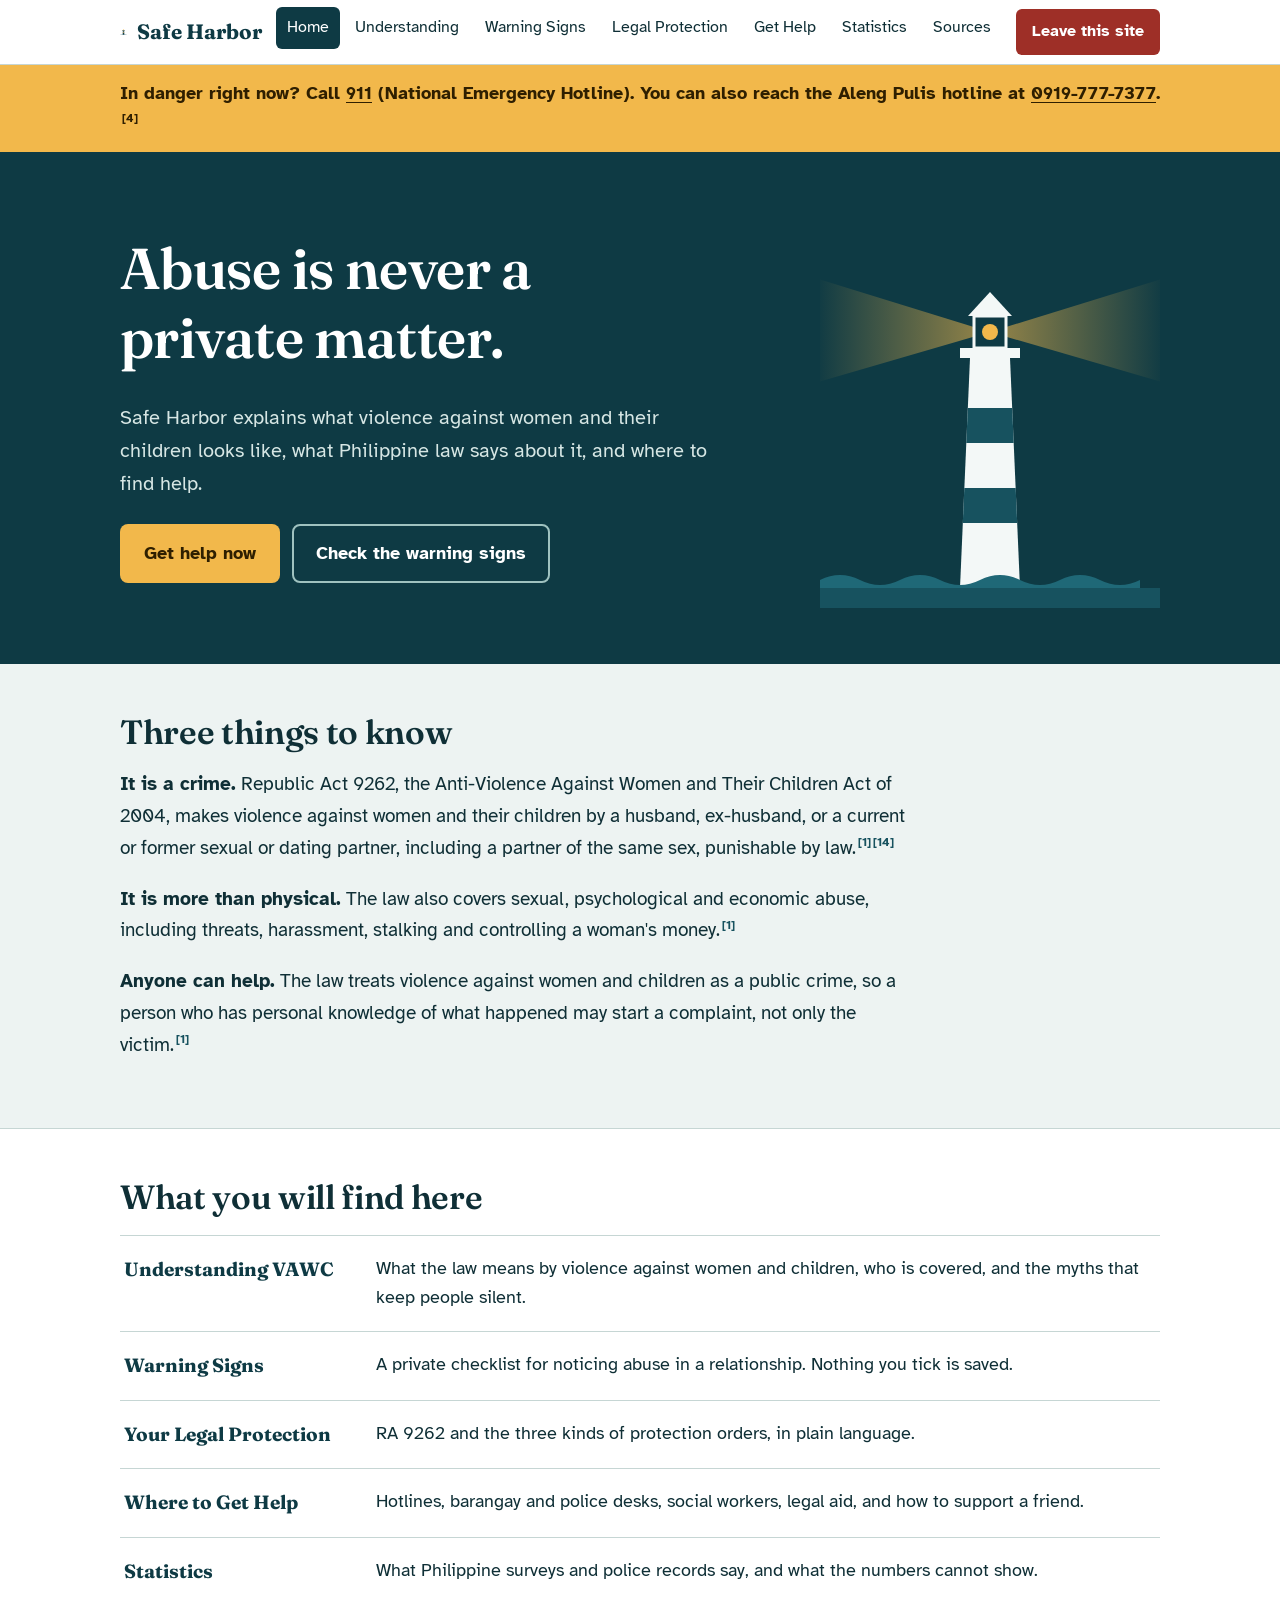
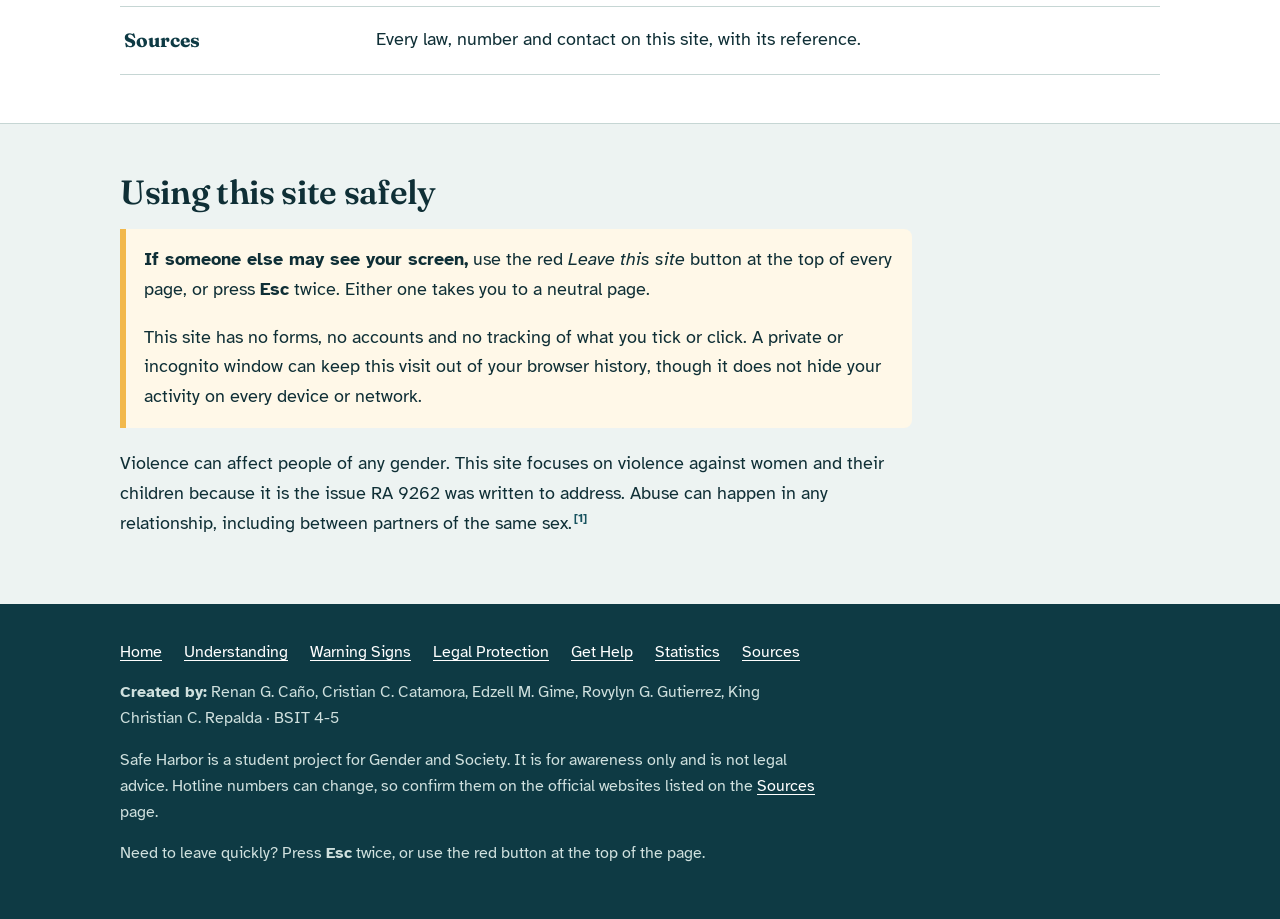
<file: index.html>
<!DOCTYPE html>
<html lang="en">
<head>
<meta charset="utf-8">
<meta name="viewport" content="width=device-width, initial-scale=1">
<title>Home | Safe Harbor</title>
<meta name="description" content="Safe Harbor is an awareness site about violence against women and their children (VAWC) in the Philippines: warning signs, RA 9262, and where to get help.">
<meta name="theme-color" content="#0e3a44">
<meta name="robots" content="noindex">
<script>document.documentElement.className += " js";</script>
<link rel="icon" href="images/favicon.svg" type="image/svg+xml">
<link rel="preconnect" href="https://fonts.googleapis.com">
<link rel="preconnect" href="https://fonts.gstatic.com" crossorigin>
<link href="https://fonts.googleapis.com/css2?family=Atkinson+Hyperlegible:ital,wght@0,400;0,700;1,400&family=Fraunces:opsz,wght@9..144,600;9..144,700&display=swap" rel="stylesheet">
<link rel="stylesheet" href="css/style.css">
</head>
<body>
<a class="skip-link" href="#main">Skip to main content</a>
<header class="site-header">
  <div class="wrap header-row">
    <a class="brand" href="index.html"><svg viewBox="0 0 32 32" aria-hidden="true" focusable="false"><polygon points="12,28 20,28 19,12 13,12" fill="#0e3a44"/><rect x="11" y="8" width="10" height="4" fill="#0e3a44"/><polygon points="12,8 20,8 16,3" fill="#f2b84b"/><rect x="13.5" y="16" width="5" height="3" fill="#f2b84b"/><rect x="2" y="28" width="28" height="2" rx="1" fill="#17525f"/></svg><span>Safe Harbor</span></a>
    <nav class="site-nav" id="site-nav" aria-label="Main">
      <ul>
<li><a href="index.html" aria-current="page">Home</a></li>
<li><a href="understanding.html">Understanding</a></li>
<li><a href="warning-signs.html">Warning Signs</a></li>
<li><a href="legal-protection.html">Legal Protection</a></li>
<li><a href="get-help.html">Get Help</a></li>
<li><a href="statistics.html">Statistics</a></li>
<li><a href="sources.html">Sources</a></li>
      </ul>
    </nav>
    <button class="leave-btn" type="button" data-leave title="Leaves this site right away. Shortcut: press Esc twice.">Leave this site</button>
    <button class="menu-btn" type="button" id="menu-btn" aria-expanded="false" aria-controls="site-nav">Menu</button>
  </div>
</header>
<div class="emergency"><div class="wrap">In danger right now? Call <a href="tel:911">911</a> (National Emergency Hotline). You can also reach the Aleng Pulis hotline at <a href="tel:+639197777377">0919-777-7377</a>.<a class="ref" href="sources.html#s4" aria-label="Source 4">[4]</a></div></div>
<section class="hero">
  <div class="wrap">
    <div>
      <h1>Abuse is never a private matter.</h1>
      <p class="lede">Safe Harbor explains what violence against women and their children looks like, what Philippine law says about it, and where to find help.</p>
      <div class="btn-row">
        <a class="btn btn-lamp" href="get-help.html">Get help now</a>
        <a class="btn btn-ghost" href="warning-signs.html">Check the warning signs</a>
      </div>
    </div>
    <div class="hero-art"><svg viewBox="0 0 340 400" role="img" aria-label="A lighthouse with a soft beam of light over calm water">
  <defs>
    <linearGradient id="beamR" x1="0" x2="1" y1="0" y2="0">
      <stop offset="0" stop-color="#f2b84b" stop-opacity="0.6"/><stop offset="1" stop-color="#f2b84b" stop-opacity="0"/>
    </linearGradient>
    <linearGradient id="beamL" x1="1" x2="0" y1="0" y2="0">
      <stop offset="0" stop-color="#f2b84b" stop-opacity="0.6"/><stop offset="1" stop-color="#f2b84b" stop-opacity="0"/>
    </linearGradient>
  </defs>
  <g class="beam">
    <polygon points="170,124 345,70 345,175" fill="url(#beamR)"/>
    <polygon points="170,124 -5,70 -5,175" fill="url(#beamL)"/>
  </g>
  <polygon points="140,380 200,380 190,150 150,150" fill="#f3f8f7"/>
  <polygon points="147.8,200 192.2,200 193.7,235 146.3,235" fill="#17525f"/>
  <polygon points="144.3,280 195.7,280 197.2,315 142.8,315" fill="#17525f"/>
  <rect x="140" y="140" width="60" height="10" fill="#f3f8f7"/>
  <rect x="154" y="108" width="32" height="32" fill="#0e3a44" stroke="#f3f8f7" stroke-width="3"/>
  <circle cx="170" cy="124" r="8" fill="#f2b84b"/>
  <polygon points="148,108 192,108 170,84" fill="#f3f8f7"/>
  <rect x="0" y="380" width="340" height="20" fill="#17525f"/>
  <path d="M0 372 q20 -10 40 0 t40 0 t40 0 t40 0 t40 0 t40 0 t40 0 t40 0 V380 H0Z" fill="#1f6877"/>
</svg></div>
  </div>
</section>
<main id="main">

<section class="block">
  <div class="wrap">
    <h2>Three things to know</h2>
    <div class="prose">
      <p class="lead"><strong>It is a crime.</strong> Republic Act 9262, the Anti-Violence Against Women and Their Children Act of 2004, makes violence against women and their children by a husband, ex-husband, or a current or former sexual or dating partner, including a partner of the same sex, punishable by law.<a class="ref" href="sources.html#s1" aria-label="Source 1">[1]</a><a class="ref" href="sources.html#s14" aria-label="Source 14">[14]</a></p>
      <p class="lead"><strong>It is more than physical.</strong> The law also covers sexual, psychological and economic abuse, including threats, harassment, stalking and controlling a woman's money.<a class="ref" href="sources.html#s1" aria-label="Source 1">[1]</a></p>
      <p class="lead"><strong>Anyone can help.</strong> The law treats violence against women and children as a public crime, so a person who has personal knowledge of what happened may start a complaint, not only the victim.<a class="ref" href="sources.html#s1" aria-label="Source 1">[1]</a></p>
    </div>
  </div>
</section>

<section class="block tint">
  <div class="wrap">
    <h2>What you will find here</h2>
    <ul class="page-index">
      <li><a href="understanding.html"><strong>Understanding VAWC</strong><span>What the law means by violence against women and children, who is covered, and the myths that keep people silent.</span></a></li>
      <li><a href="warning-signs.html"><strong>Warning Signs</strong><span>A private checklist for noticing abuse in a relationship. Nothing you tick is saved.</span></a></li>
      <li><a href="legal-protection.html"><strong>Your Legal Protection</strong><span>RA 9262 and the three kinds of protection orders, in plain language.</span></a></li>
      <li><a href="get-help.html"><strong>Where to Get Help</strong><span>Hotlines, barangay and police desks, social workers, legal aid, and how to support a friend.</span></a></li>
      <li><a href="statistics.html"><strong>Statistics</strong><span>What Philippine surveys and police records say, and what the numbers cannot show.</span></a></li>
      <li><a href="sources.html"><strong>Sources</strong><span>Every law, number and contact on this site, with its reference.</span></a></li>
    </ul>
  </div>
</section>

<section class="block">
  <div class="wrap">
    <h2>Using this site safely</h2>
    <div class="prose">
      <div class="note">
        <p><strong>If someone else may see your screen,</strong> use the red <em>Leave this site</em> button at the top of every page, or press <strong>Esc</strong> twice. Either one takes you to a neutral page.</p>
        <p>This site has no forms, no accounts and no tracking of what you tick or click. A private or incognito window can keep this visit out of your browser history, though it does not hide your activity on every device or network.</p>
      </div>
      <p>Violence can affect people of any gender. This site focuses on violence against women and their children because it is the issue RA 9262 was written to address. Abuse can happen in any relationship, including between partners of the same sex.<a class="ref" href="sources.html#s1" aria-label="Source 1">[1]</a></p>
    </div>
  </div>
</section>

</main>
<footer class="site-footer">
  <div class="wrap">
    <div class="foot-row">
      <a href="index.html">Home</a>
      <a href="understanding.html">Understanding</a>
      <a href="warning-signs.html">Warning Signs</a>
      <a href="legal-protection.html">Legal Protection</a>
      <a href="get-help.html">Get Help</a>
      <a href="statistics.html">Statistics</a>
      <a href="sources.html">Sources</a>
    </div>
    <p class="credits"><strong>Created by:</strong> Renan G. Caño, Cristian C. Catamora, Edzell M. Gime, Rovylyn G. Gutierrez, King Christian C. Repalda &middot; BSIT 4-5</p>
    <p>Safe Harbor is a student project for Gender and Society. It is for awareness only and is not legal advice. Hotline numbers can change, so confirm them on the official websites listed on the <a href="sources.html">Sources</a> page.</p>
    <p>Need to leave quickly? Press <strong>Esc</strong> twice, or use the red button at the top of the page.</p>
  </div>
</footer>
<script src="js/main.js"></script>
</body>
</html>
</file>
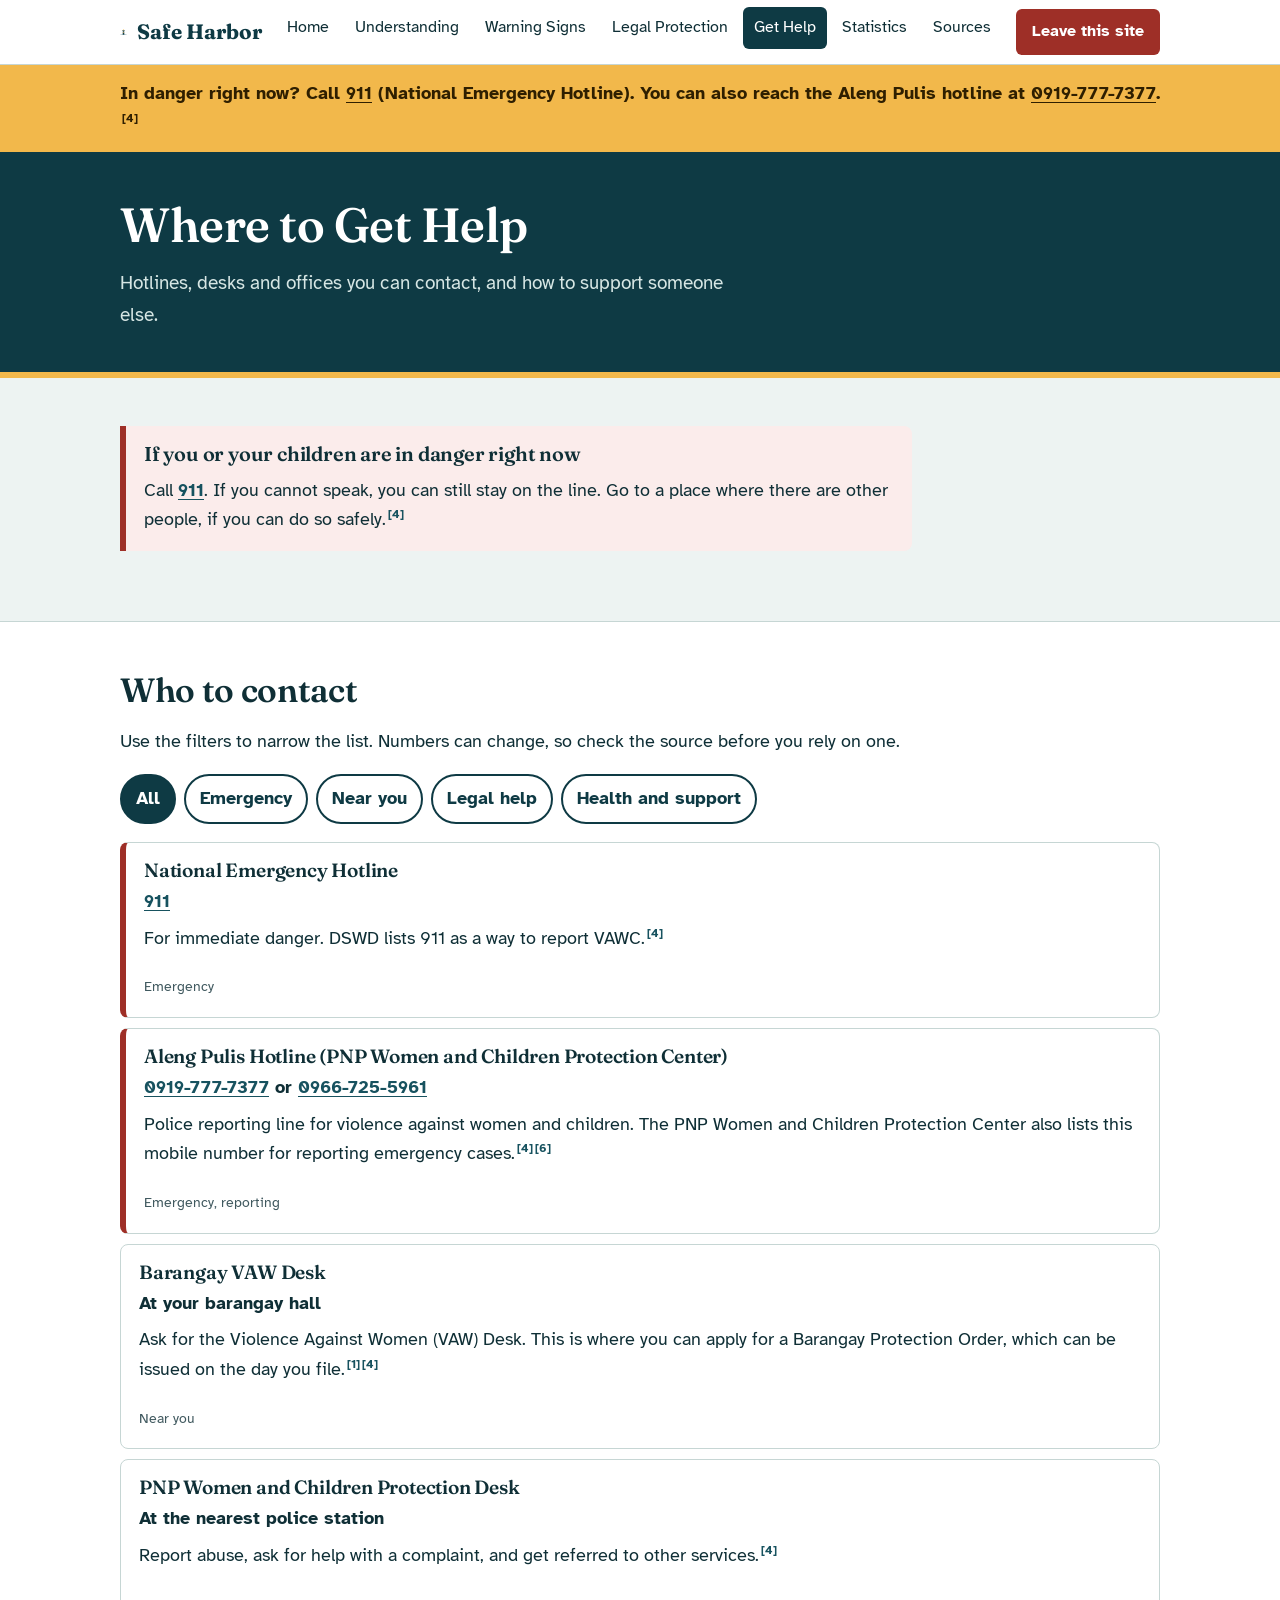
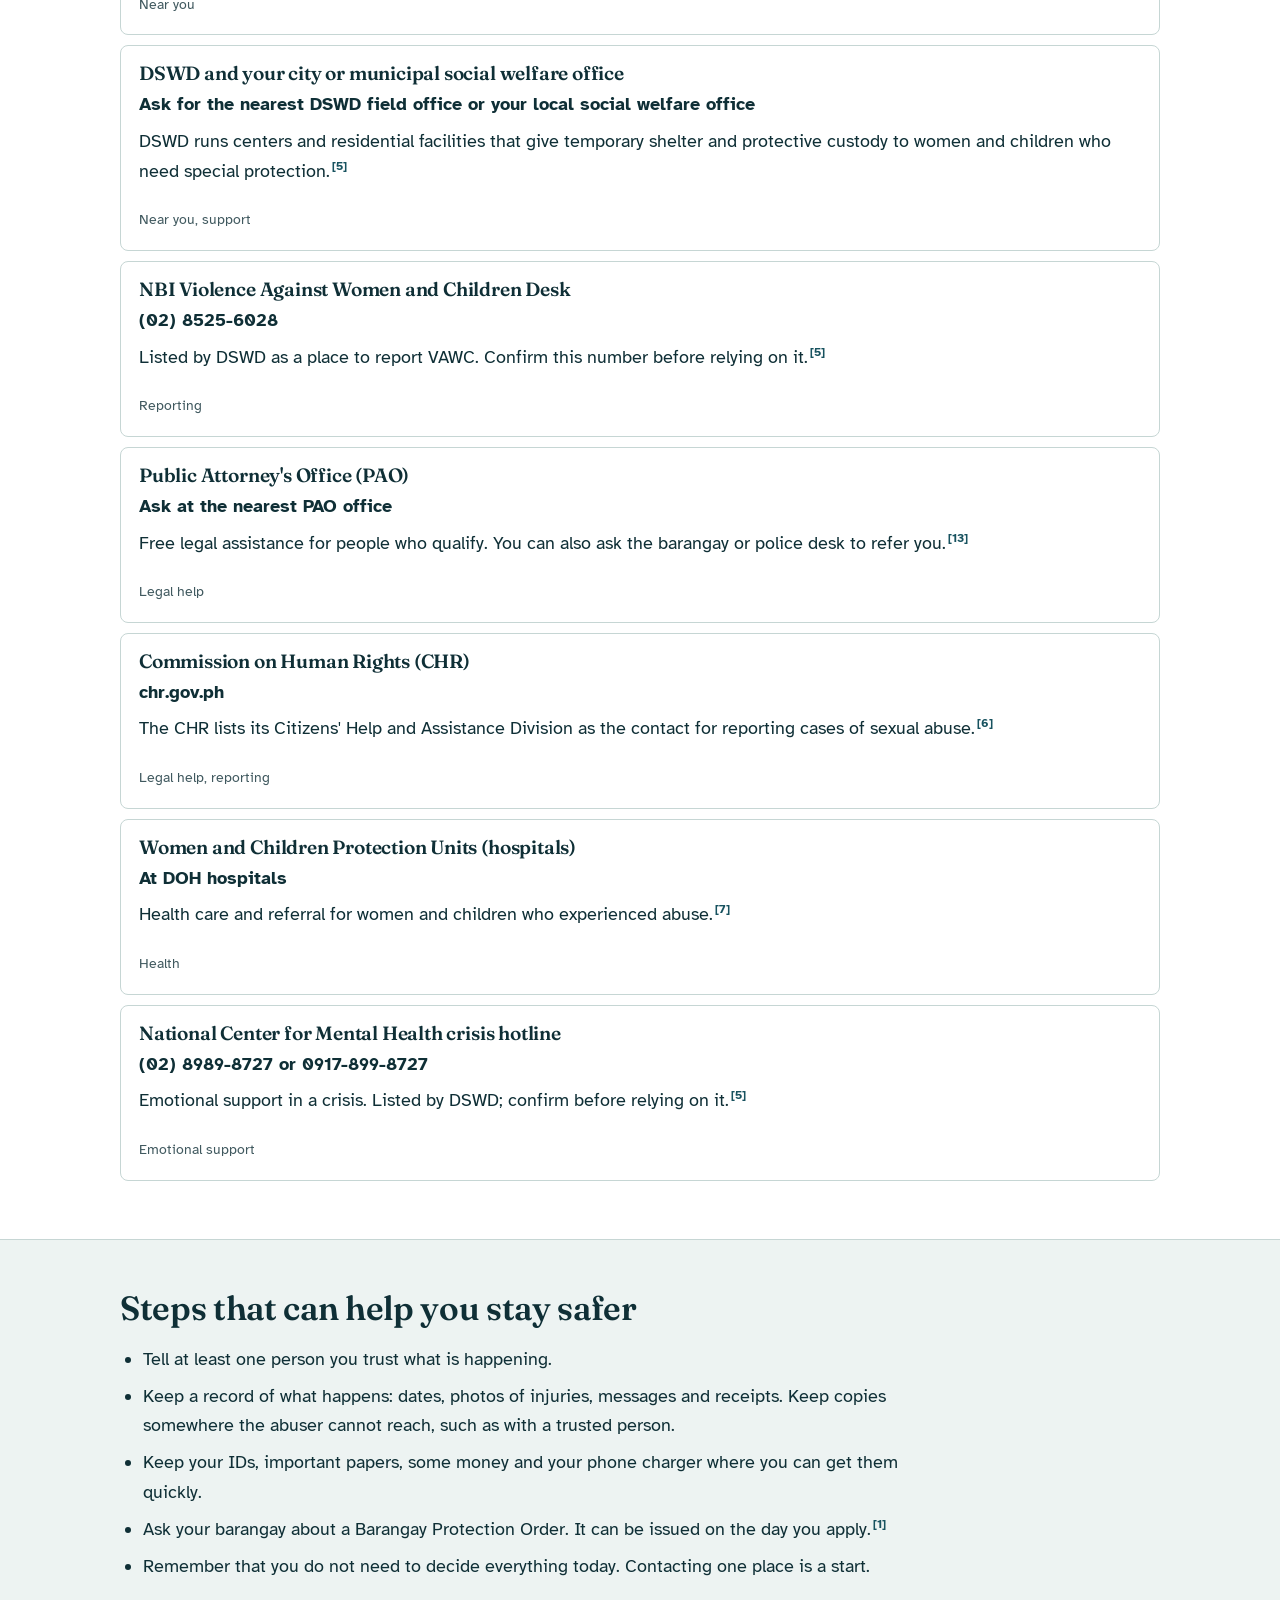
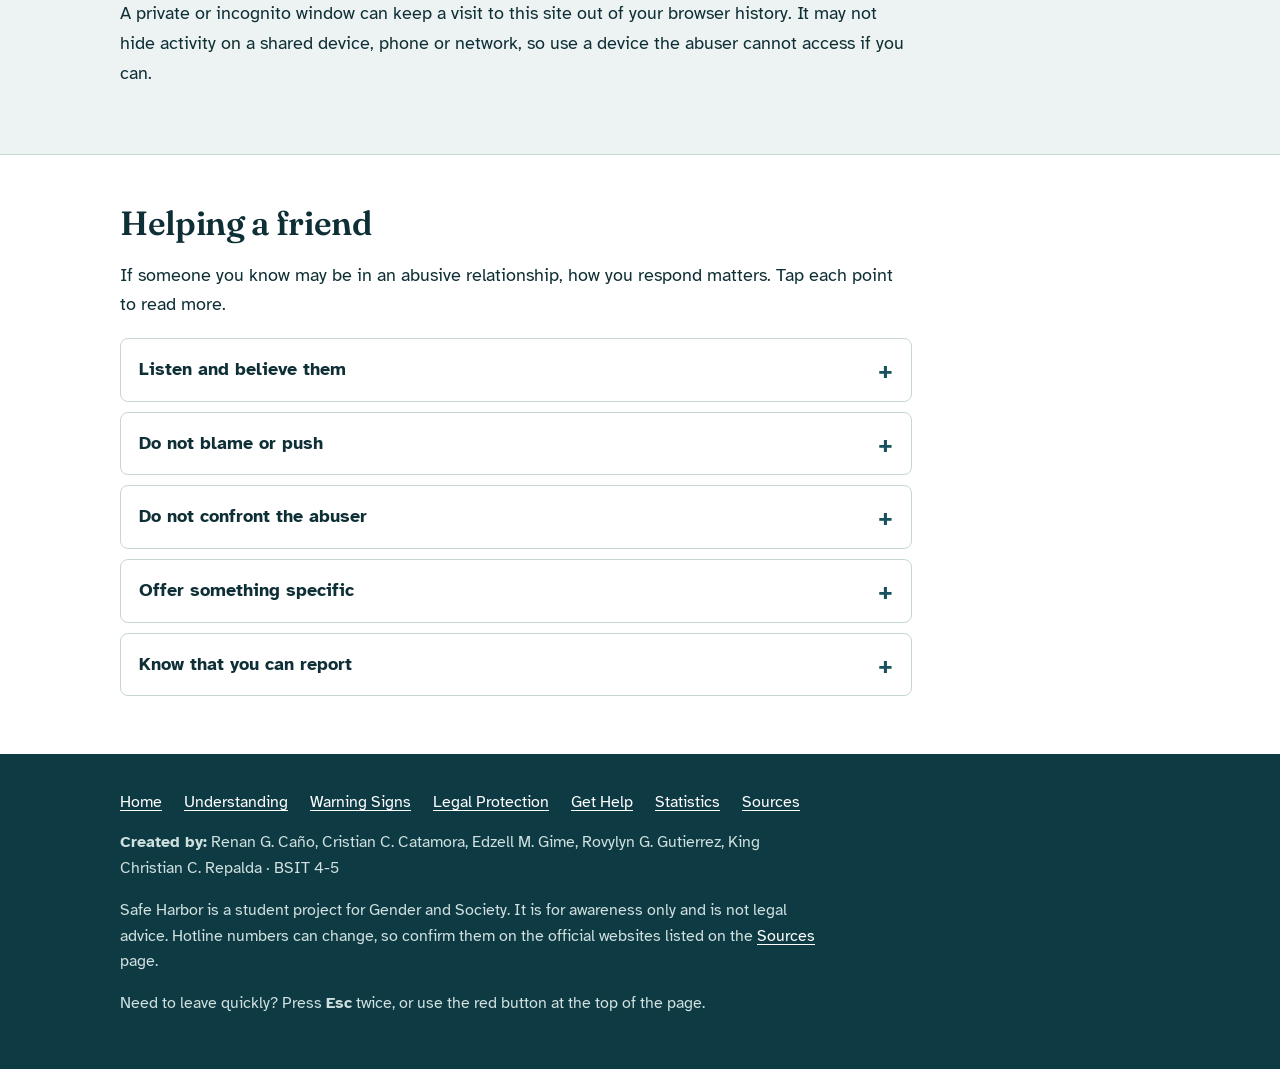
<file: get-help.html>
<!DOCTYPE html>
<html lang="en">
<head>
<meta charset="utf-8">
<meta name="viewport" content="width=device-width, initial-scale=1">
<title>Where to Get Help | Safe Harbor</title>
<meta name="description" content="Hotlines, barangay and police desks, social workers, legal aid, safety steps and how to help a friend affected by VAWC in the Philippines.">
<meta name="theme-color" content="#0e3a44">
<meta name="robots" content="noindex">
<script>document.documentElement.className += " js";</script>
<link rel="icon" href="images/favicon.svg" type="image/svg+xml">
<link rel="preconnect" href="https://fonts.googleapis.com">
<link rel="preconnect" href="https://fonts.gstatic.com" crossorigin>
<link href="https://fonts.googleapis.com/css2?family=Atkinson+Hyperlegible:ital,wght@0,400;0,700;1,400&family=Fraunces:opsz,wght@9..144,600;9..144,700&display=swap" rel="stylesheet">
<link rel="stylesheet" href="css/style.css">
</head>
<body>
<a class="skip-link" href="#main">Skip to main content</a>
<header class="site-header">
  <div class="wrap header-row">
    <a class="brand" href="index.html"><svg viewBox="0 0 32 32" aria-hidden="true" focusable="false"><polygon points="12,28 20,28 19,12 13,12" fill="#0e3a44"/><rect x="11" y="8" width="10" height="4" fill="#0e3a44"/><polygon points="12,8 20,8 16,3" fill="#f2b84b"/><rect x="13.5" y="16" width="5" height="3" fill="#f2b84b"/><rect x="2" y="28" width="28" height="2" rx="1" fill="#17525f"/></svg><span>Safe Harbor</span></a>
    <nav class="site-nav" id="site-nav" aria-label="Main">
      <ul>
<li><a href="index.html">Home</a></li>
<li><a href="understanding.html">Understanding</a></li>
<li><a href="warning-signs.html">Warning Signs</a></li>
<li><a href="legal-protection.html">Legal Protection</a></li>
<li><a href="get-help.html" aria-current="page">Get Help</a></li>
<li><a href="statistics.html">Statistics</a></li>
<li><a href="sources.html">Sources</a></li>
      </ul>
    </nav>
    <button class="leave-btn" type="button" data-leave title="Leaves this site right away. Shortcut: press Esc twice.">Leave this site</button>
    <button class="menu-btn" type="button" id="menu-btn" aria-expanded="false" aria-controls="site-nav">Menu</button>
  </div>
</header>
<div class="emergency"><div class="wrap">In danger right now? Call <a href="tel:911">911</a> (National Emergency Hotline). You can also reach the Aleng Pulis hotline at <a href="tel:+639197777377">0919-777-7377</a>.<a class="ref" href="sources.html#s4" aria-label="Source 4">[4]</a></div></div>
<div class="page-head"><div class="wrap"><h1>Where to Get Help</h1><p>Hotlines, desks and offices you can contact, and how to support someone else.</p></div></div>
<main id="main">

<section class="block">
  <div class="wrap">
    <div class="prose">
      <div class="note alert">
        <h3>If you or your children are in danger right now</h3>
        <p>Call <strong><a href="tel:911">911</a></strong>. If you cannot speak, you can still stay on the line. Go to a place where there are other people, if you can do so safely.<a class="ref" href="sources.html#s4" aria-label="Source 4">[4]</a></p>
      </div>
    </div>
  </div>
</section>

<section class="block tint">
  <div class="wrap">
    <h2>Who to contact</h2>
    <p class="prose">Use the filters to narrow the list. Numbers can change, so check the source before you rely on one.</p>
    <div class="chips" role="group" aria-label="Filter contacts">
      <button class="chip" type="button" data-filter="all" aria-pressed="true">All</button>
      <button class="chip" type="button" data-filter="emergency" aria-pressed="false">Emergency</button>
      <button class="chip" type="button" data-filter="local" aria-pressed="false">Near you</button>
      <button class="chip" type="button" data-filter="legal" aria-pressed="false">Legal help</button>
      <button class="chip" type="button" data-filter="support" aria-pressed="false">Health and support</button>
    </div>
    <ul class="directory">
<li class="urgent" data-type="emergency"><h3>National Emergency Hotline</h3><p class="contact"><a href="tel:911">911</a></p><p>For immediate danger. DSWD lists 911 as a way to report VAWC.<a class="ref" href="sources.html#s4" aria-label="Source 4">[4]</a></p><span class="tag">Emergency</span></li>
<li class="urgent" data-type="emergency"><h3>Aleng Pulis Hotline (PNP Women and Children Protection Center)</h3><p class="contact"><a href="tel:+639197777377">0919-777-7377</a> or <a href="tel:+639667255961">0966-725-5961</a></p><p>Police reporting line for violence against women and children. The PNP Women and Children Protection Center also lists this mobile number for reporting emergency cases.<a class="ref" href="sources.html#s4" aria-label="Source 4">[4]</a><a class="ref" href="sources.html#s6" aria-label="Source 6">[6]</a></p><span class="tag">Emergency, reporting</span></li>
<li data-type="local emergency"><h3>Barangay VAW Desk</h3><p class="contact">At your barangay hall</p><p>Ask for the Violence Against Women (VAW) Desk. This is where you can apply for a Barangay Protection Order, which can be issued on the day you file.<a class="ref" href="sources.html#s1" aria-label="Source 1">[1]</a><a class="ref" href="sources.html#s4" aria-label="Source 4">[4]</a></p><span class="tag">Near you</span></li>
<li data-type="local emergency"><h3>PNP Women and Children Protection Desk</h3><p class="contact">At the nearest police station</p><p>Report abuse, ask for help with a complaint, and get referred to other services.<a class="ref" href="sources.html#s4" aria-label="Source 4">[4]</a></p><span class="tag">Near you</span></li>
<li data-type="local support"><h3>DSWD and your city or municipal social welfare office</h3><p class="contact">Ask for the nearest DSWD field office or your local social welfare office</p><p>DSWD runs centers and residential facilities that give temporary shelter and protective custody to women and children who need special protection.<a class="ref" href="sources.html#s5" aria-label="Source 5">[5]</a></p><span class="tag">Near you, support</span></li>
<li data-type="emergency support"><h3>NBI Violence Against Women and Children Desk</h3><p class="contact">(02) 8525-6028</p><p>Listed by DSWD as a place to report VAWC. Confirm this number before relying on it.<a class="ref" href="sources.html#s5" aria-label="Source 5">[5]</a></p><span class="tag">Reporting</span></li>
<li data-type="legal"><h3>Public Attorney's Office (PAO)</h3><p class="contact">Ask at the nearest PAO office</p><p>Free legal assistance for people who qualify. You can also ask the barangay or police desk to refer you.<a class="ref" href="sources.html#s13" aria-label="Source 13">[13]</a></p><span class="tag">Legal help</span></li>
<li data-type="legal"><h3>Commission on Human Rights (CHR)</h3><p class="contact">chr.gov.ph</p><p>The CHR lists its Citizens' Help and Assistance Division as the contact for reporting cases of sexual abuse.<a class="ref" href="sources.html#s6" aria-label="Source 6">[6]</a></p><span class="tag">Legal help, reporting</span></li>
<li data-type="support"><h3>Women and Children Protection Units (hospitals)</h3><p class="contact">At DOH hospitals</p><p>Health care and referral for women and children who experienced abuse.<a class="ref" href="sources.html#s7" aria-label="Source 7">[7]</a></p><span class="tag">Health</span></li>
<li data-type="support"><h3>National Center for Mental Health crisis hotline</h3><p class="contact">(02) 8989-8727 or 0917-899-8727</p><p>Emotional support in a crisis. Listed by DSWD; confirm before relying on it.<a class="ref" href="sources.html#s5" aria-label="Source 5">[5]</a></p><span class="tag">Emotional support</span></li>
    </ul>
  </div>
</section>

<section class="block">
  <div class="wrap">
    <div class="prose">
      <h2>Steps that can help you stay safer</h2>
      <ul>
        <li>Tell at least one person you trust what is happening.</li>
        <li>Keep a record of what happens: dates, photos of injuries, messages and receipts. Keep copies somewhere the abuser cannot reach, such as with a trusted person.</li>
        <li>Keep your IDs, important papers, some money and your phone charger where you can get them quickly.</li>
        <li>Ask your barangay about a Barangay Protection Order. It can be issued on the day you apply.<a class="ref" href="sources.html#s1" aria-label="Source 1">[1]</a></li>
        <li>Remember that you do not need to decide everything today. Contacting one place is a start.</li>
      </ul>
      <p>A private or incognito window can keep a visit to this site out of your browser history. It may not hide activity on a shared device, phone or network, so use a device the abuser cannot access if you can.</p>
    </div>
  </div>
</section>

<section class="block tint" id="helping-a-friend">
  <div class="wrap">
    <h2>Helping a friend</h2>
    <p class="prose">If someone you know may be in an abusive relationship, how you respond matters. Tap each point to read more.</p>
    <div class="prose">
      <details class="myth"><summary>Listen and believe them</summary><div class="fact"><p>Let them talk without interrupting. Say that you believe them and that it is not their fault.</p></div></details>
      <details class="myth"><summary>Do not blame or push</summary><div class="fact"><p>Avoid asking "Why don't you just leave?" or telling them what to do. They know their situation and the risks best. Respect their pace.</p></div></details>
      <details class="myth"><summary>Do not confront the abuser</summary><div class="fact"><p>Facing the abuser yourself can put both of you at risk. Let the barangay, police or other authorities handle it.</p></div></details>
      <details class="myth"><summary>Offer something specific</summary><div class="fact"><p>Offer to go with them to the barangay VAW desk or police desk, help them find the numbers above, mind the children for an hour, or keep copies of important papers.</p></div></details>
      <details class="myth"><summary>Know that you can report</summary><div class="fact"><p>VAWC is a public crime. A person with personal knowledge of what happened may start the complaint, and the law also allows concerned citizens to file for a protection order. If someone is in immediate danger, call 911.<a class="ref" href="sources.html#s1" aria-label="Source 1">[1]</a></p></div></details>
    </div>
  </div>
</section>

</main>
<footer class="site-footer">
  <div class="wrap">
    <div class="foot-row">
      <a href="index.html">Home</a>
      <a href="understanding.html">Understanding</a>
      <a href="warning-signs.html">Warning Signs</a>
      <a href="legal-protection.html">Legal Protection</a>
      <a href="get-help.html">Get Help</a>
      <a href="statistics.html">Statistics</a>
      <a href="sources.html">Sources</a>
    </div>
    <p class="credits"><strong>Created by:</strong> Renan G. Caño, Cristian C. Catamora, Edzell M. Gime, Rovylyn G. Gutierrez, King Christian C. Repalda &middot; BSIT 4-5</p>
    <p>Safe Harbor is a student project for Gender and Society. It is for awareness only and is not legal advice. Hotline numbers can change, so confirm them on the official websites listed on the <a href="sources.html">Sources</a> page.</p>
    <p>Need to leave quickly? Press <strong>Esc</strong> twice, or use the red button at the top of the page.</p>
  </div>
</footer>
<script src="js/main.js"></script>
</body>
</html>
</file>
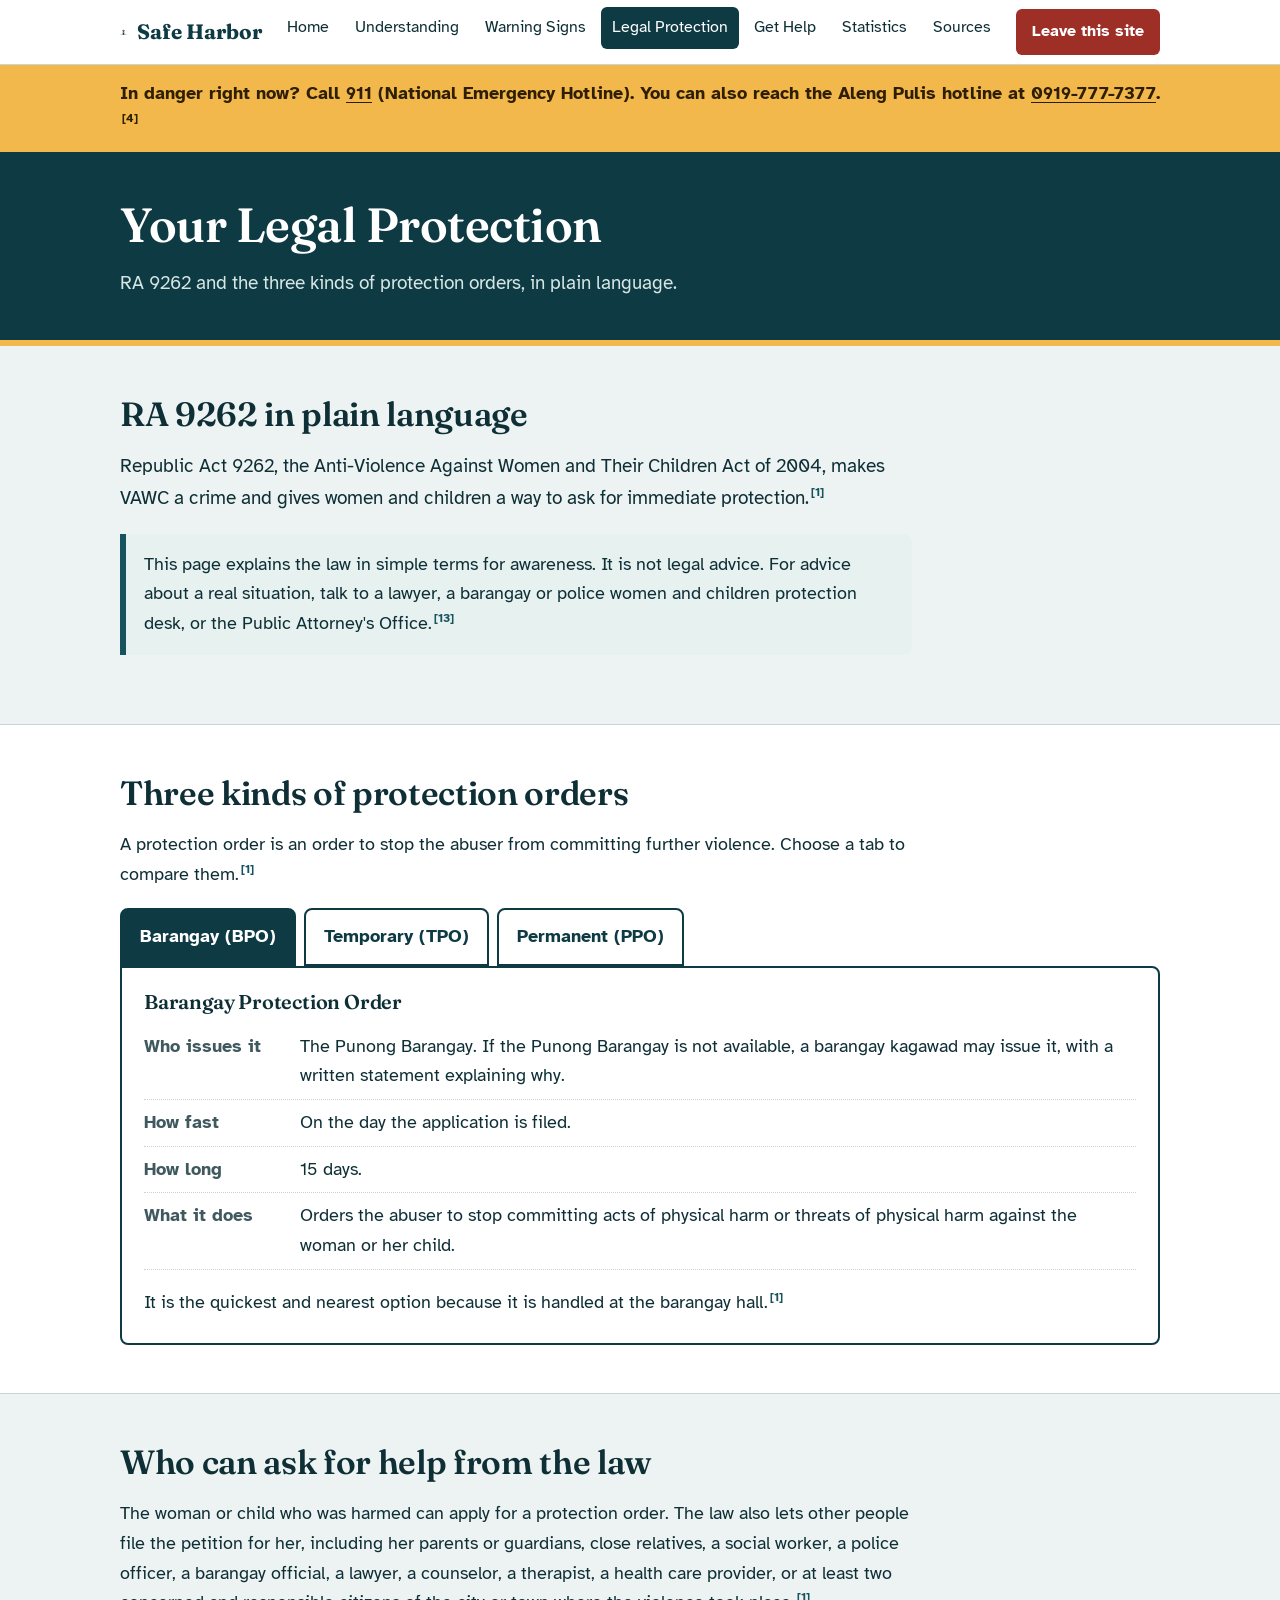
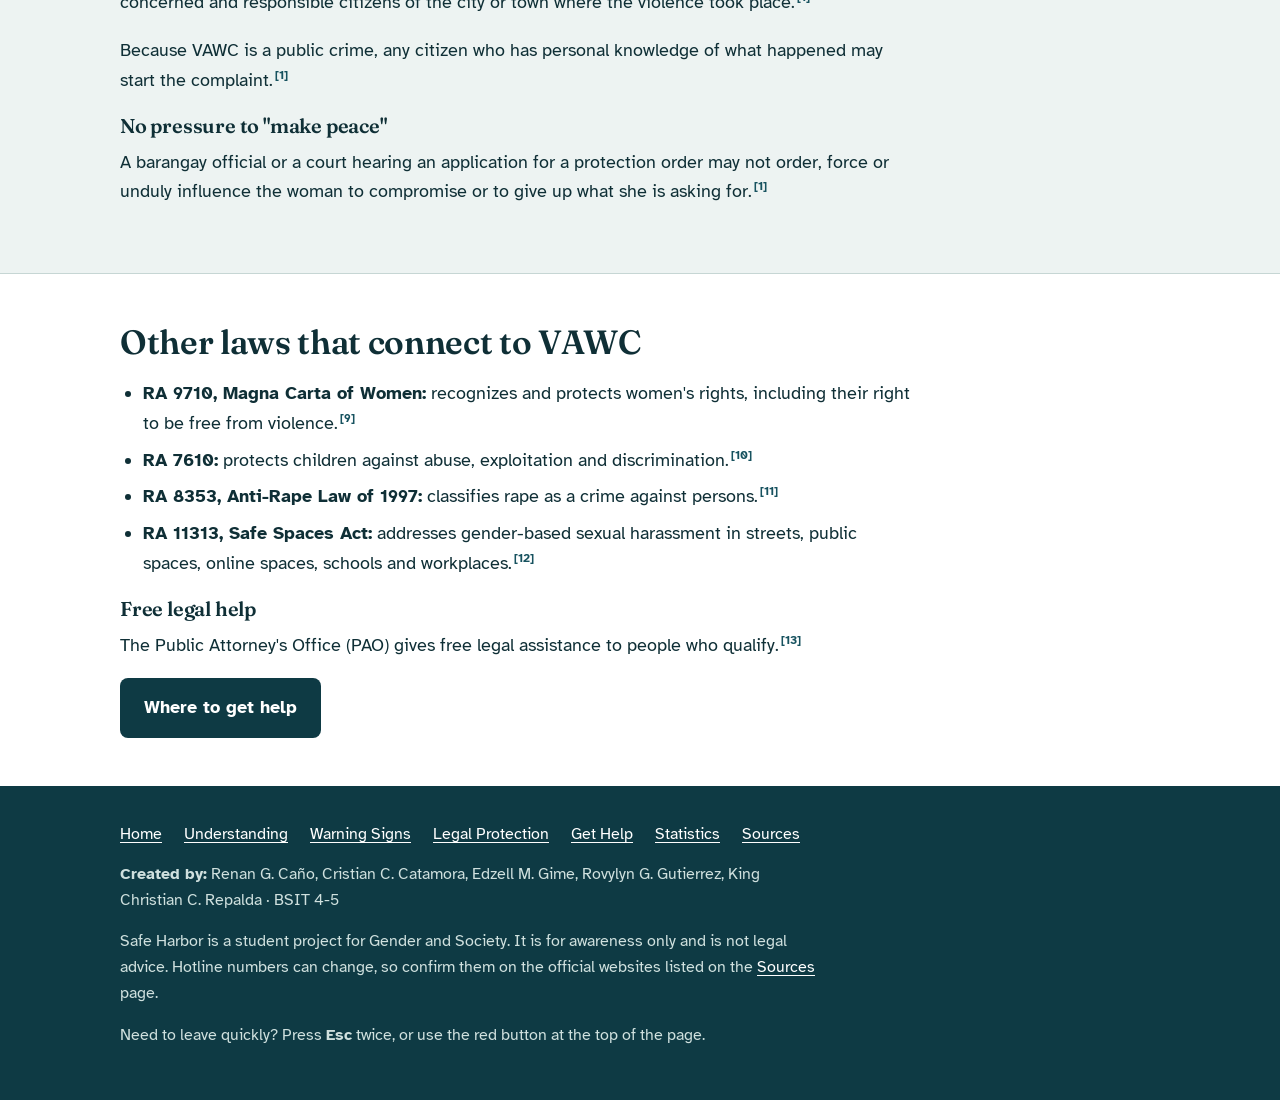
<file: legal-protection.html>
<!DOCTYPE html>
<html lang="en">
<head>
<meta charset="utf-8">
<meta name="viewport" content="width=device-width, initial-scale=1">
<title>Your Legal Protection | Safe Harbor</title>
<meta name="description" content="RA 9262 explained: barangay, temporary and permanent protection orders, who can file, and related Philippine laws.">
<meta name="theme-color" content="#0e3a44">
<meta name="robots" content="noindex">
<script>document.documentElement.className += " js";</script>
<link rel="icon" href="images/favicon.svg" type="image/svg+xml">
<link rel="preconnect" href="https://fonts.googleapis.com">
<link rel="preconnect" href="https://fonts.gstatic.com" crossorigin>
<link href="https://fonts.googleapis.com/css2?family=Atkinson+Hyperlegible:ital,wght@0,400;0,700;1,400&family=Fraunces:opsz,wght@9..144,600;9..144,700&display=swap" rel="stylesheet">
<link rel="stylesheet" href="css/style.css">
</head>
<body>
<a class="skip-link" href="#main">Skip to main content</a>
<header class="site-header">
  <div class="wrap header-row">
    <a class="brand" href="index.html"><svg viewBox="0 0 32 32" aria-hidden="true" focusable="false"><polygon points="12,28 20,28 19,12 13,12" fill="#0e3a44"/><rect x="11" y="8" width="10" height="4" fill="#0e3a44"/><polygon points="12,8 20,8 16,3" fill="#f2b84b"/><rect x="13.5" y="16" width="5" height="3" fill="#f2b84b"/><rect x="2" y="28" width="28" height="2" rx="1" fill="#17525f"/></svg><span>Safe Harbor</span></a>
    <nav class="site-nav" id="site-nav" aria-label="Main">
      <ul>
<li><a href="index.html">Home</a></li>
<li><a href="understanding.html">Understanding</a></li>
<li><a href="warning-signs.html">Warning Signs</a></li>
<li><a href="legal-protection.html" aria-current="page">Legal Protection</a></li>
<li><a href="get-help.html">Get Help</a></li>
<li><a href="statistics.html">Statistics</a></li>
<li><a href="sources.html">Sources</a></li>
      </ul>
    </nav>
    <button class="leave-btn" type="button" data-leave title="Leaves this site right away. Shortcut: press Esc twice.">Leave this site</button>
    <button class="menu-btn" type="button" id="menu-btn" aria-expanded="false" aria-controls="site-nav">Menu</button>
  </div>
</header>
<div class="emergency"><div class="wrap">In danger right now? Call <a href="tel:911">911</a> (National Emergency Hotline). You can also reach the Aleng Pulis hotline at <a href="tel:+639197777377">0919-777-7377</a>.<a class="ref" href="sources.html#s4" aria-label="Source 4">[4]</a></div></div>
<div class="page-head"><div class="wrap"><h1>Your Legal Protection</h1><p>RA 9262 and the three kinds of protection orders, in plain language.</p></div></div>
<main id="main">

<section class="block">
  <div class="wrap">
    <div class="prose">
      <h2>RA 9262 in plain language</h2>
      <p class="lead">Republic Act 9262, the Anti-Violence Against Women and Their Children Act of 2004, makes VAWC a crime and gives women and children a way to ask for immediate protection.<a class="ref" href="sources.html#s1" aria-label="Source 1">[1]</a></p>
      <div class="note calm">
        <p>This page explains the law in simple terms for awareness. It is not legal advice. For advice about a real situation, talk to a lawyer, a barangay or police women and children protection desk, or the Public Attorney's Office.<a class="ref" href="sources.html#s13" aria-label="Source 13">[13]</a></p>
      </div>
    </div>
  </div>
</section>

<section class="block tint">
  <div class="wrap">
    <h2>Three kinds of protection orders</h2>
    <p class="prose">A protection order is an order to stop the abuser from committing further violence. Choose a tab to compare them.<a class="ref" href="sources.html#s1" aria-label="Source 1">[1]</a></p>
    <div class="tabs">
      <div role="tablist" aria-label="Types of protection order">
        <button role="tab" type="button" id="tab-bpo" aria-controls="panel-bpo">Barangay (BPO)</button>
        <button role="tab" type="button" id="tab-tpo" aria-controls="panel-tpo">Temporary (TPO)</button>
        <button role="tab" type="button" id="tab-ppo" aria-controls="panel-ppo">Permanent (PPO)</button>
      </div>
      <div role="tabpanel" id="panel-bpo" aria-labelledby="tab-bpo">
        <h3>Barangay Protection Order</h3>
        <dl class="facts">
          <div><dt>Who issues it</dt><dd>The Punong Barangay. If the Punong Barangay is not available, a barangay kagawad may issue it, with a written statement explaining why.</dd></div>
          <div><dt>How fast</dt><dd>On the day the application is filed.</dd></div>
          <div><dt>How long</dt><dd>15 days.</dd></div>
          <div><dt>What it does</dt><dd>Orders the abuser to stop committing acts of physical harm or threats of physical harm against the woman or her child.</dd></div>
        </dl>
        <p>It is the quickest and nearest option because it is handled at the barangay hall.<a class="ref" href="sources.html#s1" aria-label="Source 1">[1]</a></p>
      </div>
      <div role="tabpanel" id="panel-tpo" aria-labelledby="tab-tpo" hidden>
        <h3>Temporary Protection Order</h3>
        <dl class="facts">
          <div><dt>Who issues it</dt><dd>The court.</dd></div>
          <div><dt>How fast</dt><dd>On the date the application is filed, after the court decides it should be issued.</dd></div>
          <div><dt>How long</dt><dd>30 days. If the hearing cannot be held in time, the court renews it for 30 days at a time until a final decision.</dd></div>
          <div><dt>What it can do</dt><dd>The court may grant any or all of the reliefs in the law, such as ordering the abuser to stay away, giving temporary custody of children, and ordering financial support.</dd></div>
        </dl>
        <p>A TPO also sets the date of the hearing on whether to issue a permanent order.<a class="ref" href="sources.html#s1" aria-label="Source 1">[1]</a></p>
      </div>
      <div role="tabpanel" id="panel-ppo" aria-labelledby="tab-ppo" hidden>
        <h3>Permanent Protection Order</h3>
        <dl class="facts">
          <div><dt>Who issues it</dt><dd>The court.</dd></div>
          <div><dt>How</dt><dd>After notice and a hearing.</dd></div>
          <div><dt>How long</dt><dd>It does not have a fixed 15 or 30 day limit like the BPO and TPO.</dd></div>
        </dl>
        <p>Protection orders are enforced by law enforcement agencies.<a class="ref" href="sources.html#s1" aria-label="Source 1">[1]</a></p>
      </div>
    </div>
  </div>
</section>

<section class="block">
  <div class="wrap">
    <div class="prose">
      <h2>Who can ask for help from the law</h2>
      <p>The woman or child who was harmed can apply for a protection order. The law also lets other people file the petition for her, including her parents or guardians, close relatives, a social worker, a police officer, a barangay official, a lawyer, a counselor, a therapist, a health care provider, or at least two concerned and responsible citizens of the city or town where the violence took place.<a class="ref" href="sources.html#s1" aria-label="Source 1">[1]</a></p>
      <p>Because VAWC is a public crime, any citizen who has personal knowledge of what happened may start the complaint.<a class="ref" href="sources.html#s1" aria-label="Source 1">[1]</a></p>
      <h3>No pressure to "make peace"</h3>
      <p>A barangay official or a court hearing an application for a protection order may not order, force or unduly influence the woman to compromise or to give up what she is asking for.<a class="ref" href="sources.html#s1" aria-label="Source 1">[1]</a></p>
    </div>
  </div>
</section>

<section class="block tint">
  <div class="wrap">
    <div class="prose">
      <h2>Other laws that connect to VAWC</h2>
      <ul>
        <li><strong>RA 9710, Magna Carta of Women:</strong> recognizes and protects women's rights, including their right to be free from violence.<a class="ref" href="sources.html#s9" aria-label="Source 9">[9]</a></li>
        <li><strong>RA 7610:</strong> protects children against abuse, exploitation and discrimination.<a class="ref" href="sources.html#s10" aria-label="Source 10">[10]</a></li>
        <li><strong>RA 8353, Anti-Rape Law of 1997:</strong> classifies rape as a crime against persons.<a class="ref" href="sources.html#s11" aria-label="Source 11">[11]</a></li>
        <li><strong>RA 11313, Safe Spaces Act:</strong> addresses gender-based sexual harassment in streets, public spaces, online spaces, schools and workplaces.<a class="ref" href="sources.html#s12" aria-label="Source 12">[12]</a></li>
      </ul>
      <h3>Free legal help</h3>
      <p>The Public Attorney's Office (PAO) gives free legal assistance to people who qualify.<a class="ref" href="sources.html#s13" aria-label="Source 13">[13]</a></p>
      <div class="btn-row" style="margin-top:18px"><a class="btn btn-dark" href="get-help.html">Where to get help</a></div>
    </div>
  </div>
</section>

</main>
<footer class="site-footer">
  <div class="wrap">
    <div class="foot-row">
      <a href="index.html">Home</a>
      <a href="understanding.html">Understanding</a>
      <a href="warning-signs.html">Warning Signs</a>
      <a href="legal-protection.html">Legal Protection</a>
      <a href="get-help.html">Get Help</a>
      <a href="statistics.html">Statistics</a>
      <a href="sources.html">Sources</a>
    </div>
    <p class="credits"><strong>Created by:</strong> Renan G. Caño, Cristian C. Catamora, Edzell M. Gime, Rovylyn G. Gutierrez, King Christian C. Repalda &middot; BSIT 4-5</p>
    <p>Safe Harbor is a student project for Gender and Society. It is for awareness only and is not legal advice. Hotline numbers can change, so confirm them on the official websites listed on the <a href="sources.html">Sources</a> page.</p>
    <p>Need to leave quickly? Press <strong>Esc</strong> twice, or use the red button at the top of the page.</p>
  </div>
</footer>
<script src="js/main.js"></script>
</body>
</html>
</file>
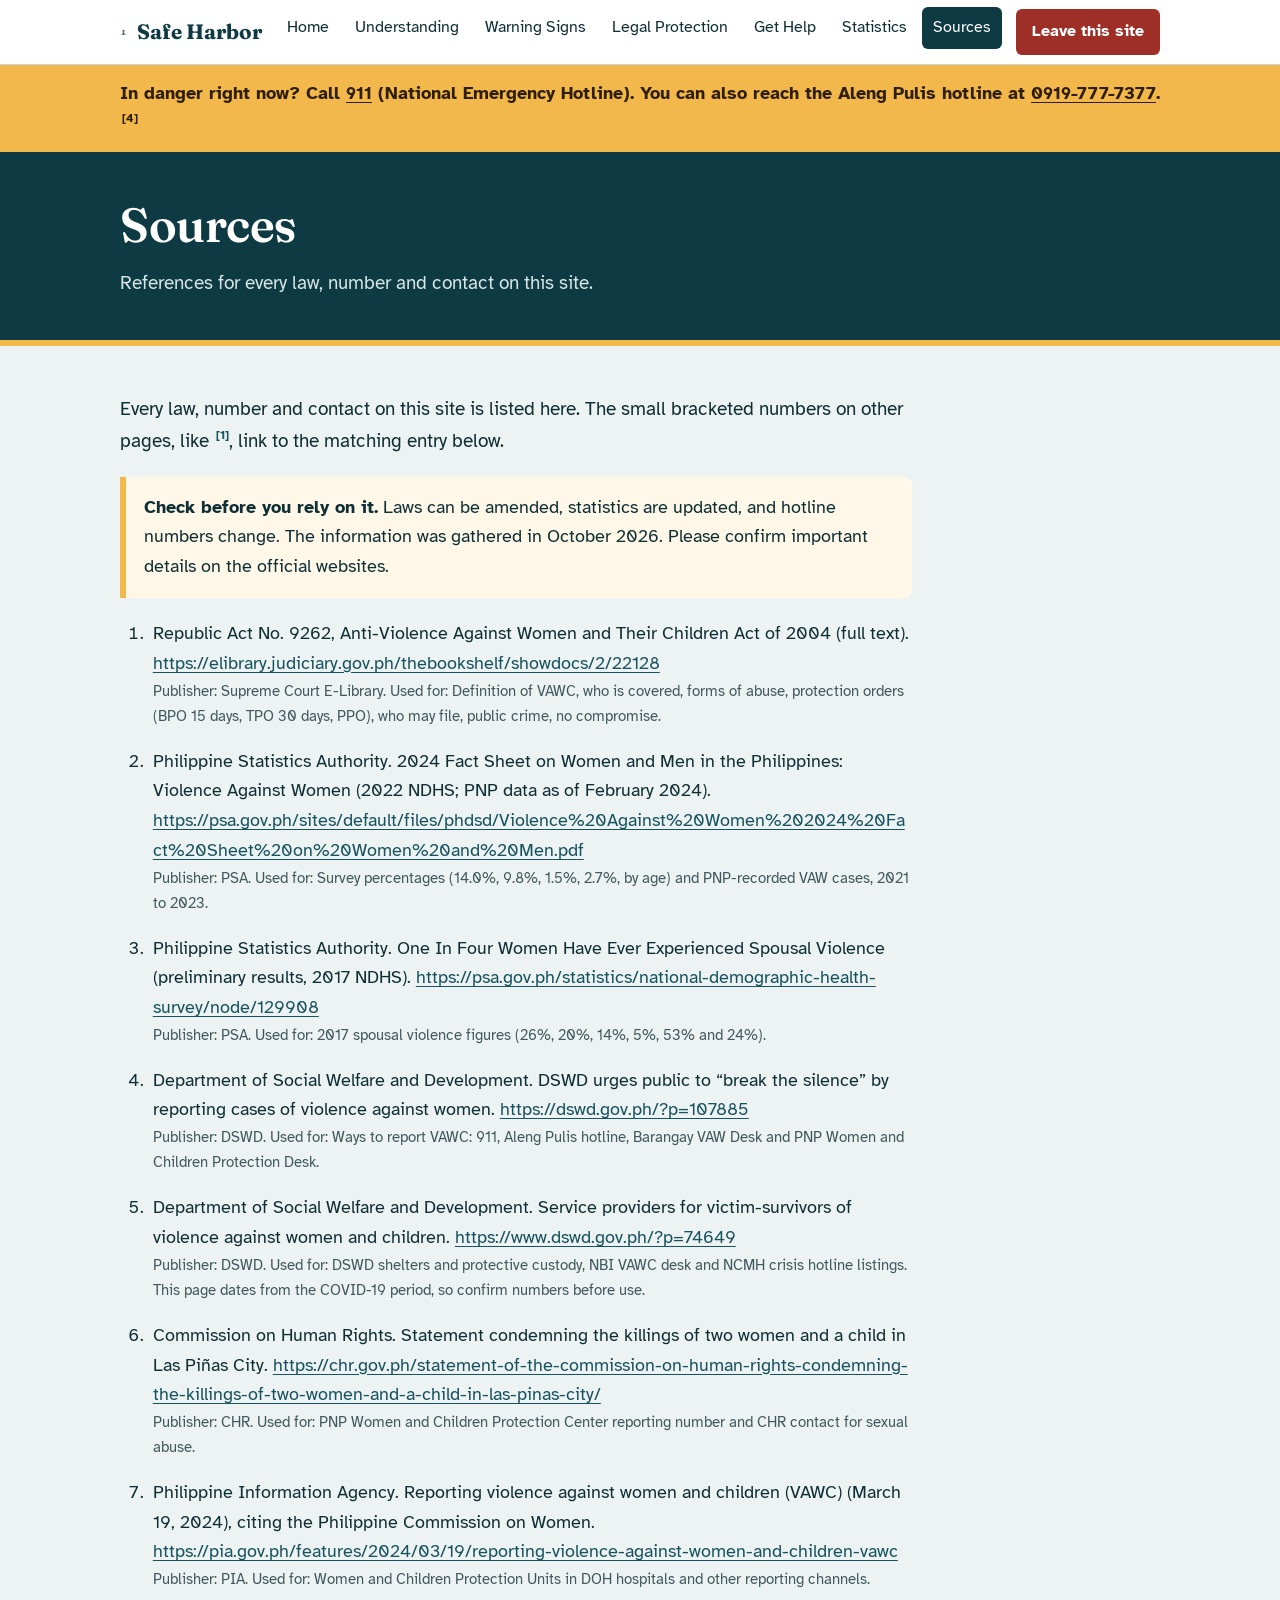
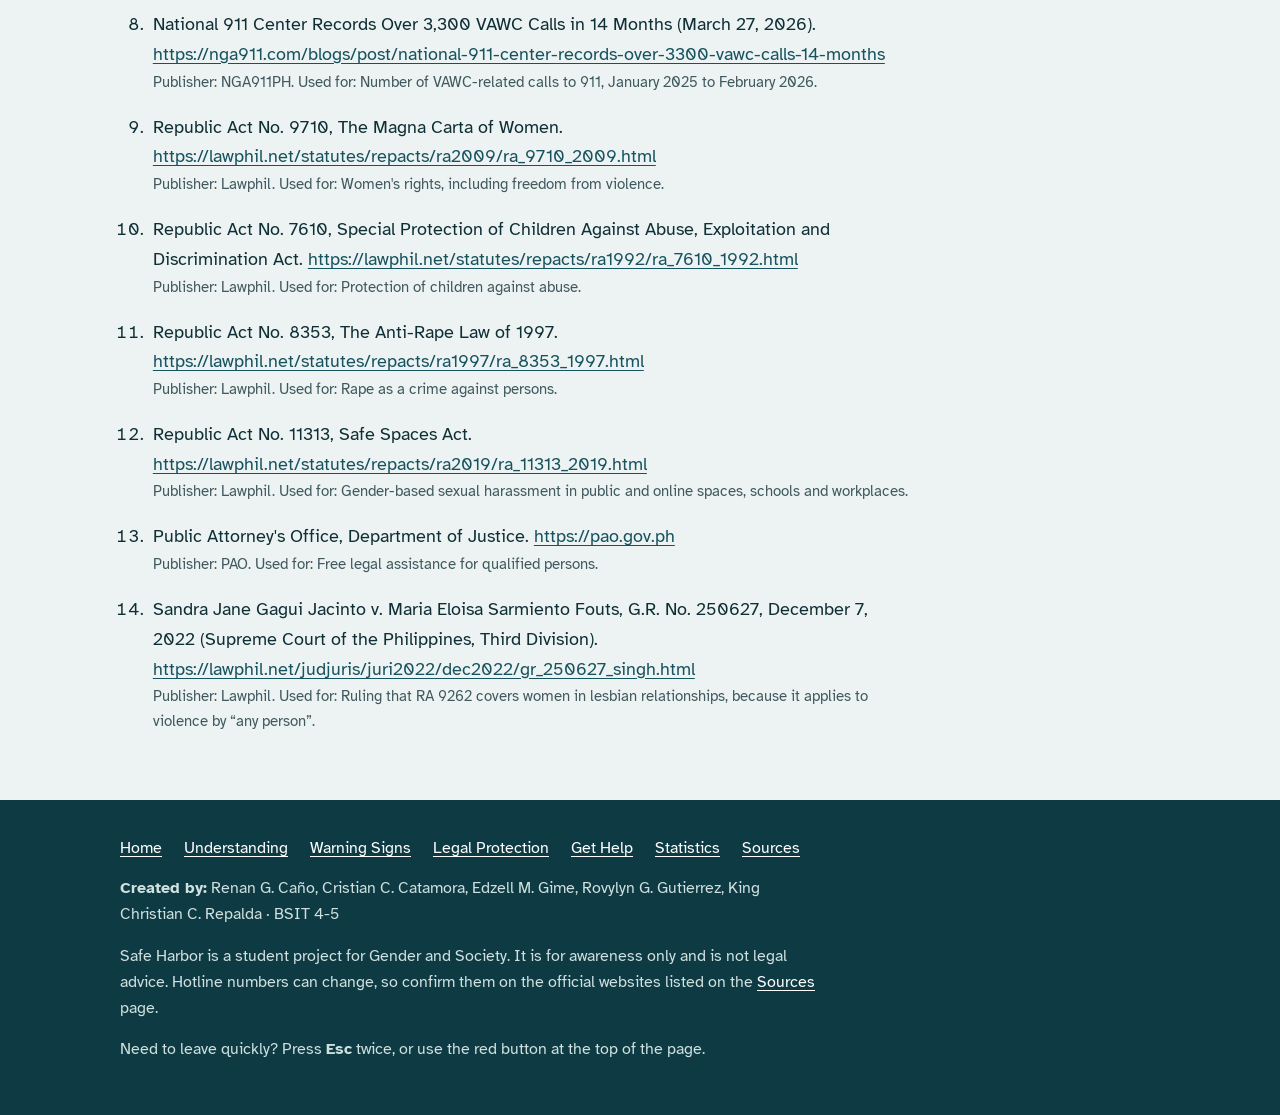
<file: sources.html>
<!DOCTYPE html>
<html lang="en">
<head>
<meta charset="utf-8">
<meta name="viewport" content="width=device-width, initial-scale=1">
<title>Sources | Safe Harbor</title>
<meta name="description" content="References for all laws, statistics and contacts used on the Safe Harbor website.">
<meta name="theme-color" content="#0e3a44">
<meta name="robots" content="noindex">
<script>document.documentElement.className += " js";</script>
<link rel="icon" href="images/favicon.svg" type="image/svg+xml">
<link rel="preconnect" href="https://fonts.googleapis.com">
<link rel="preconnect" href="https://fonts.gstatic.com" crossorigin>
<link href="https://fonts.googleapis.com/css2?family=Atkinson+Hyperlegible:ital,wght@0,400;0,700;1,400&family=Fraunces:opsz,wght@9..144,600;9..144,700&display=swap" rel="stylesheet">
<link rel="stylesheet" href="css/style.css">
</head>
<body>
<a class="skip-link" href="#main">Skip to main content</a>
<header class="site-header">
  <div class="wrap header-row">
    <a class="brand" href="index.html"><svg viewBox="0 0 32 32" aria-hidden="true" focusable="false"><polygon points="12,28 20,28 19,12 13,12" fill="#0e3a44"/><rect x="11" y="8" width="10" height="4" fill="#0e3a44"/><polygon points="12,8 20,8 16,3" fill="#f2b84b"/><rect x="13.5" y="16" width="5" height="3" fill="#f2b84b"/><rect x="2" y="28" width="28" height="2" rx="1" fill="#17525f"/></svg><span>Safe Harbor</span></a>
    <nav class="site-nav" id="site-nav" aria-label="Main">
      <ul>
<li><a href="index.html">Home</a></li>
<li><a href="understanding.html">Understanding</a></li>
<li><a href="warning-signs.html">Warning Signs</a></li>
<li><a href="legal-protection.html">Legal Protection</a></li>
<li><a href="get-help.html">Get Help</a></li>
<li><a href="statistics.html">Statistics</a></li>
<li><a href="sources.html" aria-current="page">Sources</a></li>
      </ul>
    </nav>
    <button class="leave-btn" type="button" data-leave title="Leaves this site right away. Shortcut: press Esc twice.">Leave this site</button>
    <button class="menu-btn" type="button" id="menu-btn" aria-expanded="false" aria-controls="site-nav">Menu</button>
  </div>
</header>
<div class="emergency"><div class="wrap">In danger right now? Call <a href="tel:911">911</a> (National Emergency Hotline). You can also reach the Aleng Pulis hotline at <a href="tel:+639197777377">0919-777-7377</a>.<a class="ref" href="sources.html#s4" aria-label="Source 4">[4]</a></div></div>
<div class="page-head"><div class="wrap"><h1>Sources</h1><p>References for every law, number and contact on this site.</p></div></div>
<main id="main">

<section class="block">
  <div class="wrap">
    <div class="prose">
      <p class="lead">Every law, number and contact on this site is listed here. The small bracketed numbers on other pages, like <a class="ref" href="sources.html#s1" aria-label="Source 1">[1]</a>, link to the matching entry below.</p>
      <div class="note">
        <p><strong>Check before you rely on it.</strong> Laws can be amended, statistics are updated, and hotline numbers change. The information was gathered in October 2026. Please confirm important details on the official websites.</p>
      </div>
      <ol class="sources">
<li id="s1"><span>Republic Act No. 9262, Anti-Violence Against Women and Their Children Act of 2004 (full text).</span> <a href="https://elibrary.judiciary.gov.ph/thebookshelf/showdocs/2/22128" rel="noopener" target="_blank">https://elibrary.judiciary.gov.ph/thebookshelf/showdocs/2/22128</a><span class="used">Publisher: Supreme Court E-Library. Used for: Definition of VAWC, who is covered, forms of abuse, protection orders (BPO 15 days, TPO 30 days, PPO), who may file, public crime, no compromise.</span></li>
<li id="s2"><span>Philippine Statistics Authority. 2024 Fact Sheet on Women and Men in the Philippines: Violence Against Women (2022 NDHS; PNP data as of February 2024).</span> <a href="https://psa.gov.ph/sites/default/files/phdsd/Violence%20Against%20Women%202024%20Fact%20Sheet%20on%20Women%20and%20Men.pdf" rel="noopener" target="_blank">https://psa.gov.ph/sites/default/files/phdsd/Violence%20Against%20Women%202024%20Fact%20Sheet%20on%20Women%20and%20Men.pdf</a><span class="used">Publisher: PSA. Used for: Survey percentages (14.0%, 9.8%, 1.5%, 2.7%, by age) and PNP-recorded VAW cases, 2021 to 2023.</span></li>
<li id="s3"><span>Philippine Statistics Authority. One In Four Women Have Ever Experienced Spousal Violence (preliminary results, 2017 NDHS).</span> <a href="https://psa.gov.ph/statistics/national-demographic-health-survey/node/129908" rel="noopener" target="_blank">https://psa.gov.ph/statistics/national-demographic-health-survey/node/129908</a><span class="used">Publisher: PSA. Used for: 2017 spousal violence figures (26%, 20%, 14%, 5%, 53% and 24%).</span></li>
<li id="s4"><span>Department of Social Welfare and Development. DSWD urges public to “break the silence” by reporting cases of violence against women.</span> <a href="https://dswd.gov.ph/?p=107885" rel="noopener" target="_blank">https://dswd.gov.ph/?p=107885</a><span class="used">Publisher: DSWD. Used for: Ways to report VAWC: 911, Aleng Pulis hotline, Barangay VAW Desk and PNP Women and Children Protection Desk.</span></li>
<li id="s5"><span>Department of Social Welfare and Development. Service providers for victim-survivors of violence against women and children.</span> <a href="https://www.dswd.gov.ph/?p=74649" rel="noopener" target="_blank">https://www.dswd.gov.ph/?p=74649</a><span class="used">Publisher: DSWD. Used for: DSWD shelters and protective custody, NBI VAWC desk and NCMH crisis hotline listings. This page dates from the COVID-19 period, so confirm numbers before use.</span></li>
<li id="s6"><span>Commission on Human Rights. Statement condemning the killings of two women and a child in Las Piñas City.</span> <a href="https://chr.gov.ph/statement-of-the-commission-on-human-rights-condemning-the-killings-of-two-women-and-a-child-in-las-pinas-city/" rel="noopener" target="_blank">https://chr.gov.ph/statement-of-the-commission-on-human-rights-condemning-the-killings-of-two-women-and-a-child-in-las-pinas-city/</a><span class="used">Publisher: CHR. Used for: PNP Women and Children Protection Center reporting number and CHR contact for sexual abuse.</span></li>
<li id="s7"><span>Philippine Information Agency. Reporting violence against women and children (VAWC) (March 19, 2024), citing the Philippine Commission on Women.</span> <a href="https://pia.gov.ph/features/2024/03/19/reporting-violence-against-women-and-children-vawc" rel="noopener" target="_blank">https://pia.gov.ph/features/2024/03/19/reporting-violence-against-women-and-children-vawc</a><span class="used">Publisher: PIA. Used for: Women and Children Protection Units in DOH hospitals and other reporting channels.</span></li>
<li id="s8"><span>National 911 Center Records Over 3,300 VAWC Calls in 14 Months (March 27, 2026).</span> <a href="https://nga911.com/blogs/post/national-911-center-records-over-3300-vawc-calls-14-months" rel="noopener" target="_blank">https://nga911.com/blogs/post/national-911-center-records-over-3300-vawc-calls-14-months</a><span class="used">Publisher: NGA911PH. Used for: Number of VAWC-related calls to 911, January 2025 to February 2026.</span></li>
<li id="s9"><span>Republic Act No. 9710, The Magna Carta of Women.</span> <a href="https://lawphil.net/statutes/repacts/ra2009/ra_9710_2009.html" rel="noopener" target="_blank">https://lawphil.net/statutes/repacts/ra2009/ra_9710_2009.html</a><span class="used">Publisher: Lawphil. Used for: Women's rights, including freedom from violence.</span></li>
<li id="s10"><span>Republic Act No. 7610, Special Protection of Children Against Abuse, Exploitation and Discrimination Act.</span> <a href="https://lawphil.net/statutes/repacts/ra1992/ra_7610_1992.html" rel="noopener" target="_blank">https://lawphil.net/statutes/repacts/ra1992/ra_7610_1992.html</a><span class="used">Publisher: Lawphil. Used for: Protection of children against abuse.</span></li>
<li id="s11"><span>Republic Act No. 8353, The Anti-Rape Law of 1997.</span> <a href="https://lawphil.net/statutes/repacts/ra1997/ra_8353_1997.html" rel="noopener" target="_blank">https://lawphil.net/statutes/repacts/ra1997/ra_8353_1997.html</a><span class="used">Publisher: Lawphil. Used for: Rape as a crime against persons.</span></li>
<li id="s12"><span>Republic Act No. 11313, Safe Spaces Act.</span> <a href="https://lawphil.net/statutes/repacts/ra2019/ra_11313_2019.html" rel="noopener" target="_blank">https://lawphil.net/statutes/repacts/ra2019/ra_11313_2019.html</a><span class="used">Publisher: Lawphil. Used for: Gender-based sexual harassment in public and online spaces, schools and workplaces.</span></li>
<li id="s13"><span>Public Attorney's Office, Department of Justice.</span> <a href="https://pao.gov.ph" rel="noopener" target="_blank">https://pao.gov.ph</a><span class="used">Publisher: PAO. Used for: Free legal assistance for qualified persons.</span></li>
<li id="s14"><span>Sandra Jane Gagui Jacinto v. Maria Eloisa Sarmiento Fouts, G.R. No. 250627, December 7, 2022 (Supreme Court of the Philippines, Third Division).</span> <a href="https://lawphil.net/judjuris/juri2022/dec2022/gr_250627_singh.html" rel="noopener" target="_blank">https://lawphil.net/judjuris/juri2022/dec2022/gr_250627_singh.html</a><span class="used">Publisher: Lawphil. Used for: Ruling that RA 9262 covers women in lesbian relationships, because it applies to violence by “any person”.</span></li>
      </ol>
    </div>
  </div>
</section>

</main>
<footer class="site-footer">
  <div class="wrap">
    <div class="foot-row">
      <a href="index.html">Home</a>
      <a href="understanding.html">Understanding</a>
      <a href="warning-signs.html">Warning Signs</a>
      <a href="legal-protection.html">Legal Protection</a>
      <a href="get-help.html">Get Help</a>
      <a href="statistics.html">Statistics</a>
      <a href="sources.html">Sources</a>
    </div>
    <p class="credits"><strong>Created by:</strong> Renan G. Caño, Cristian C. Catamora, Edzell M. Gime, Rovylyn G. Gutierrez, King Christian C. Repalda &middot; BSIT 4-5</p>
    <p>Safe Harbor is a student project for Gender and Society. It is for awareness only and is not legal advice. Hotline numbers can change, so confirm them on the official websites listed on the <a href="sources.html">Sources</a> page.</p>
    <p>Need to leave quickly? Press <strong>Esc</strong> twice, or use the red button at the top of the page.</p>
  </div>
</footer>
<script src="js/main.js"></script>
</body>
</html>
</file>
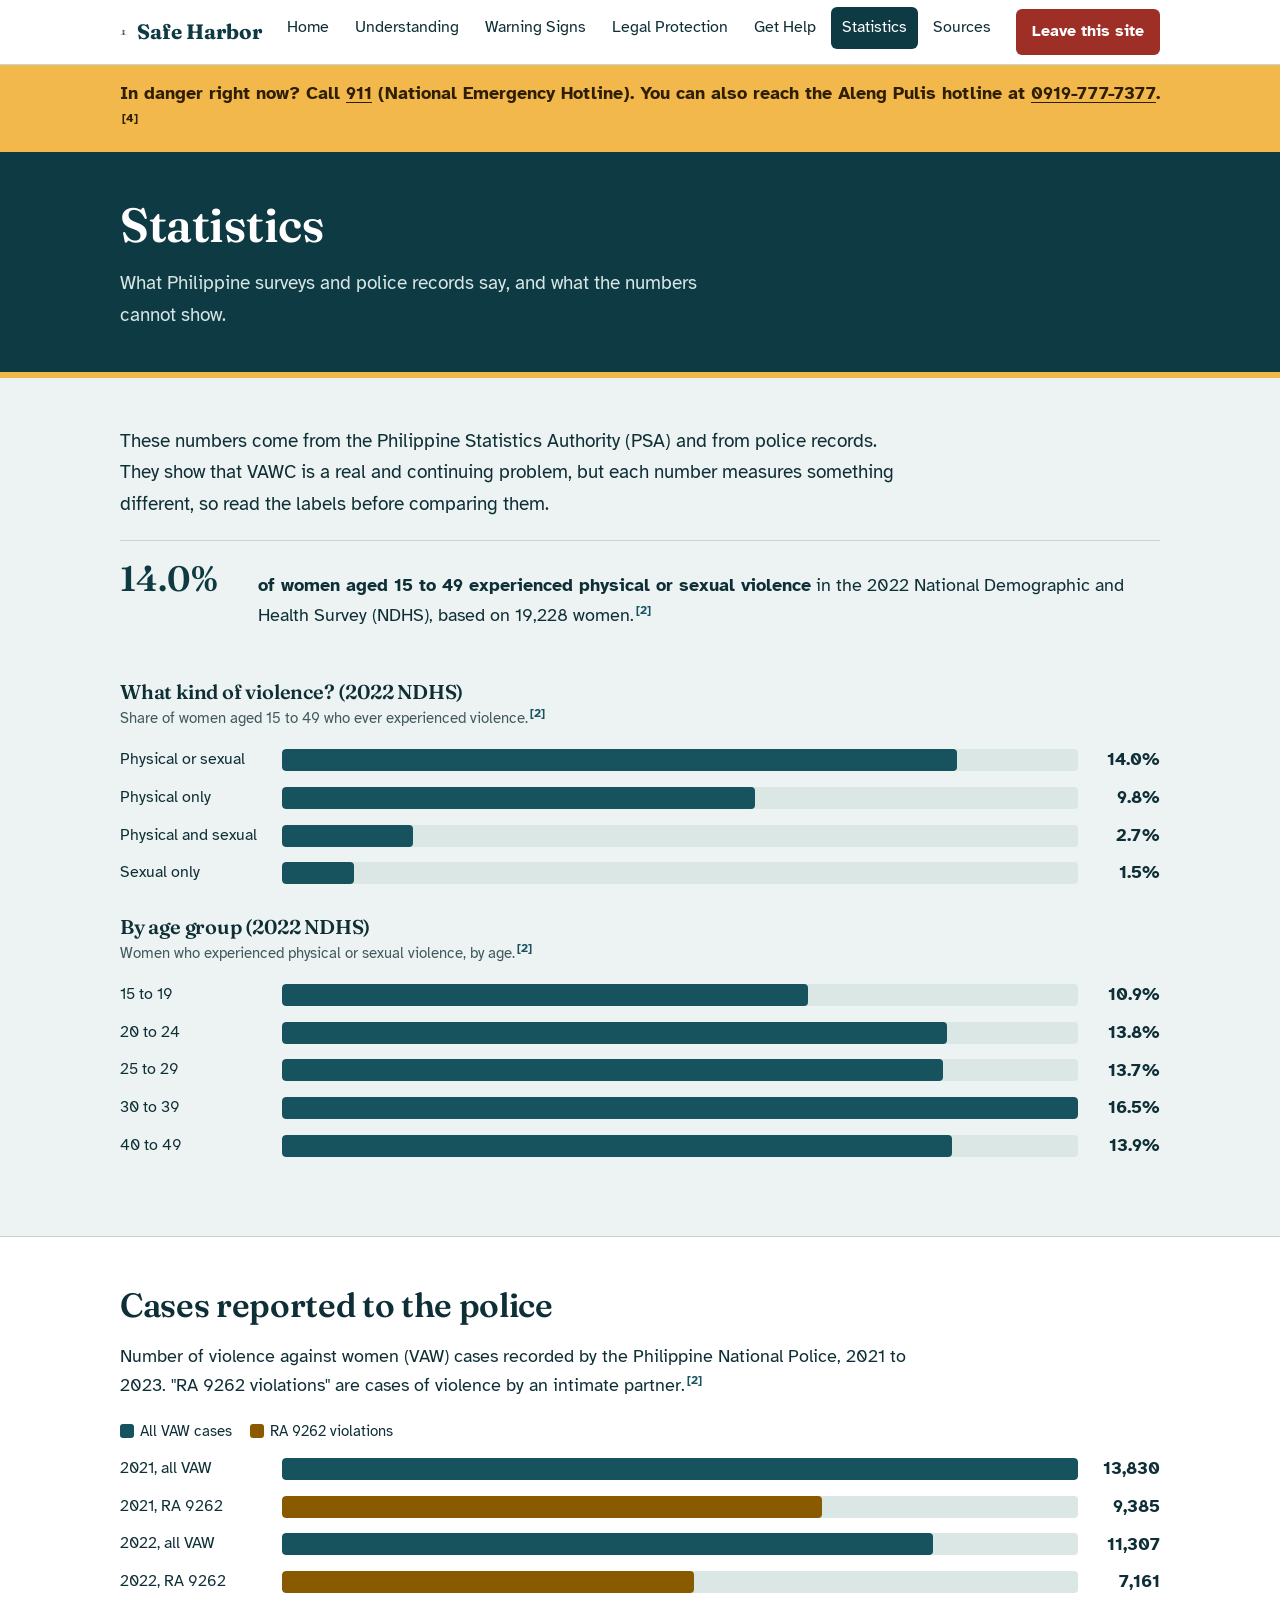
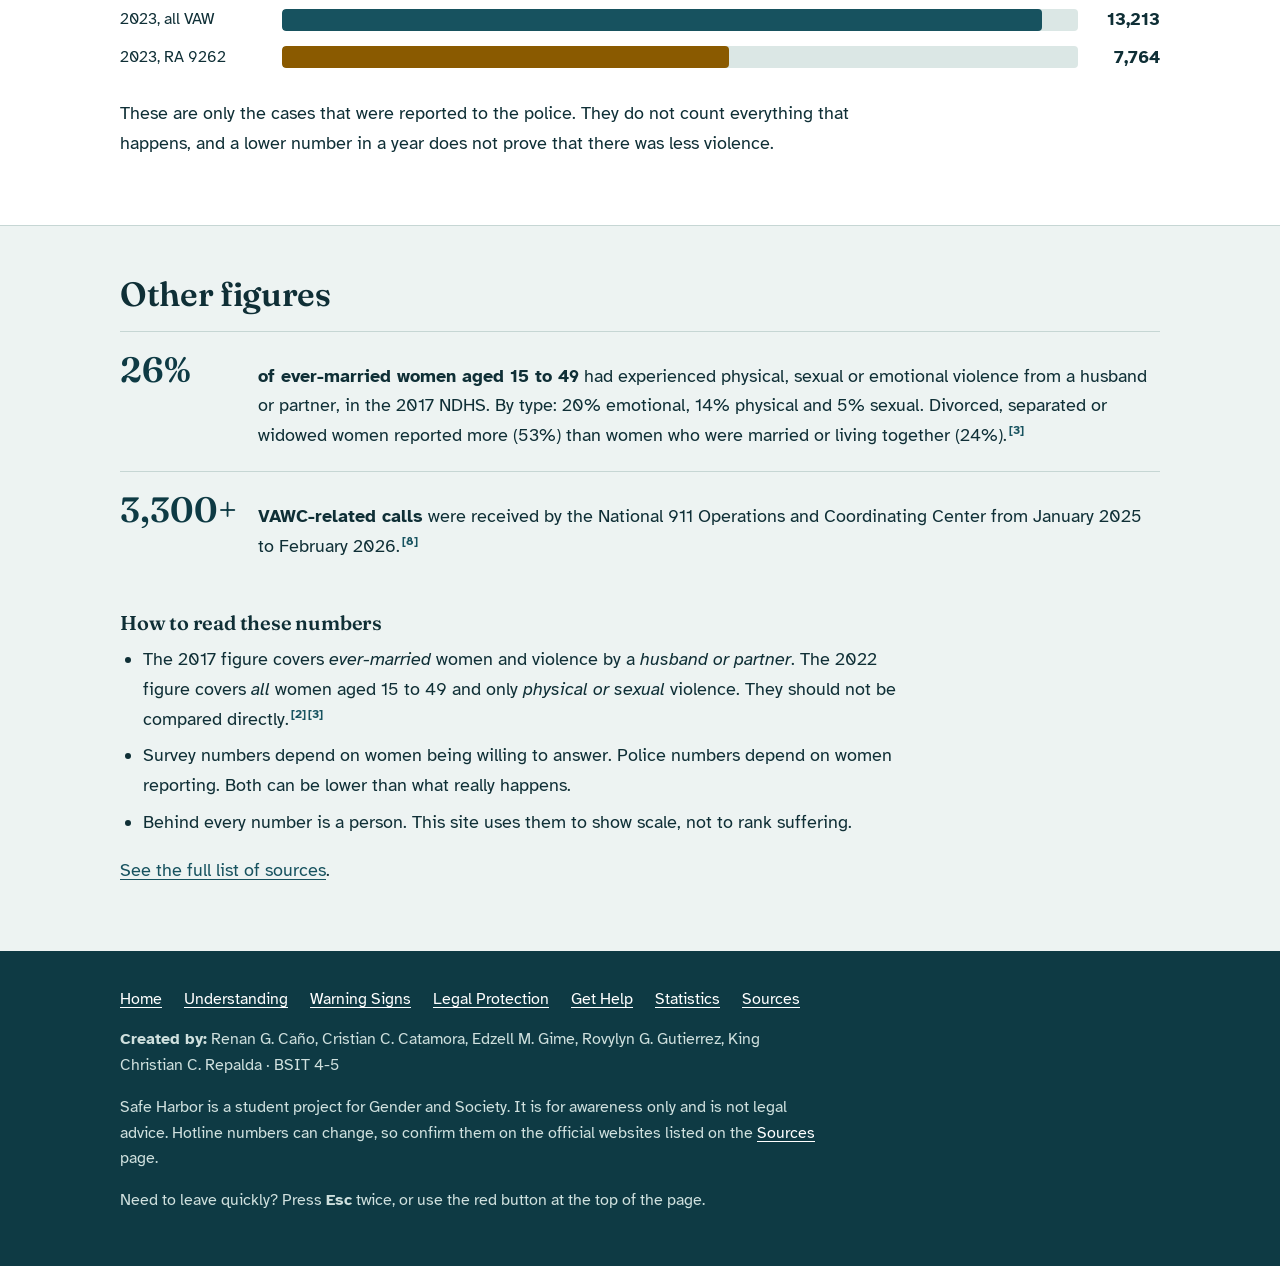
<file: statistics.html>
<!DOCTYPE html>
<html lang="en">
<head>
<meta charset="utf-8">
<meta name="viewport" content="width=device-width, initial-scale=1">
<title>Statistics | Safe Harbor</title>
<meta name="description" content="Philippine statistics on violence against women: 2022 NDHS survey results, police-reported cases, and how to read the numbers.">
<meta name="theme-color" content="#0e3a44">
<meta name="robots" content="noindex">
<script>document.documentElement.className += " js";</script>
<link rel="icon" href="images/favicon.svg" type="image/svg+xml">
<link rel="preconnect" href="https://fonts.googleapis.com">
<link rel="preconnect" href="https://fonts.gstatic.com" crossorigin>
<link href="https://fonts.googleapis.com/css2?family=Atkinson+Hyperlegible:ital,wght@0,400;0,700;1,400&family=Fraunces:opsz,wght@9..144,600;9..144,700&display=swap" rel="stylesheet">
<link rel="stylesheet" href="css/style.css">
</head>
<body>
<a class="skip-link" href="#main">Skip to main content</a>
<header class="site-header">
  <div class="wrap header-row">
    <a class="brand" href="index.html"><svg viewBox="0 0 32 32" aria-hidden="true" focusable="false"><polygon points="12,28 20,28 19,12 13,12" fill="#0e3a44"/><rect x="11" y="8" width="10" height="4" fill="#0e3a44"/><polygon points="12,8 20,8 16,3" fill="#f2b84b"/><rect x="13.5" y="16" width="5" height="3" fill="#f2b84b"/><rect x="2" y="28" width="28" height="2" rx="1" fill="#17525f"/></svg><span>Safe Harbor</span></a>
    <nav class="site-nav" id="site-nav" aria-label="Main">
      <ul>
<li><a href="index.html">Home</a></li>
<li><a href="understanding.html">Understanding</a></li>
<li><a href="warning-signs.html">Warning Signs</a></li>
<li><a href="legal-protection.html">Legal Protection</a></li>
<li><a href="get-help.html">Get Help</a></li>
<li><a href="statistics.html" aria-current="page">Statistics</a></li>
<li><a href="sources.html">Sources</a></li>
      </ul>
    </nav>
    <button class="leave-btn" type="button" data-leave title="Leaves this site right away. Shortcut: press Esc twice.">Leave this site</button>
    <button class="menu-btn" type="button" id="menu-btn" aria-expanded="false" aria-controls="site-nav">Menu</button>
  </div>
</header>
<div class="emergency"><div class="wrap">In danger right now? Call <a href="tel:911">911</a> (National Emergency Hotline). You can also reach the Aleng Pulis hotline at <a href="tel:+639197777377">0919-777-7377</a>.<a class="ref" href="sources.html#s4" aria-label="Source 4">[4]</a></div></div>
<div class="page-head"><div class="wrap"><h1>Statistics</h1><p>What Philippine surveys and police records say, and what the numbers cannot show.</p></div></div>
<main id="main">

<section class="block">
  <div class="wrap">
    <div class="prose">
      <p class="lead">These numbers come from the Philippine Statistics Authority (PSA) and from police records. They show that VAWC is a real and continuing problem, but each number measures something different, so read the labels before comparing them.</p>
    </div>

    <div class="stat-line">
      <div class="big">14.0%</div>
      <div><strong>of women aged 15 to 49 experienced physical or sexual violence</strong> in the 2022 National Demographic and Health Survey (NDHS), based on 19,228 women.<a class="ref" href="sources.html#s2" aria-label="Source 2">[2]</a></div>
    </div>

    <div class="chart" style="margin-top:30px">
      <h3>What kind of violence? (2022 NDHS)</h3>
      <p class="sub">Share of women aged 15 to 49 who ever experienced violence.<a class="ref" href="sources.html#s2" aria-label="Source 2">[2]</a></p>
      <div class="bar-row"><span class="lab">Physical or sexual</span><span class="bar-track"><span class="bar-fill" style="width:84.8%"></span></span><span class="val">14.0%</span></div>
      <div class="bar-row"><span class="lab">Physical only</span><span class="bar-track"><span class="bar-fill" style="width:59.4%"></span></span><span class="val">9.8%</span></div>
      <div class="bar-row"><span class="lab">Physical and sexual</span><span class="bar-track"><span class="bar-fill" style="width:16.4%"></span></span><span class="val">2.7%</span></div>
      <div class="bar-row"><span class="lab">Sexual only</span><span class="bar-track"><span class="bar-fill" style="width:9.1%"></span></span><span class="val">1.5%</span></div>
    </div>

    <div class="chart">
      <h3>By age group (2022 NDHS)</h3>
      <p class="sub">Women who experienced physical or sexual violence, by age.<a class="ref" href="sources.html#s2" aria-label="Source 2">[2]</a></p>
      <div class="bar-row"><span class="lab">15 to 19</span><span class="bar-track"><span class="bar-fill" style="width:66.1%"></span></span><span class="val">10.9%</span></div>
      <div class="bar-row"><span class="lab">20 to 24</span><span class="bar-track"><span class="bar-fill" style="width:83.6%"></span></span><span class="val">13.8%</span></div>
      <div class="bar-row"><span class="lab">25 to 29</span><span class="bar-track"><span class="bar-fill" style="width:83.0%"></span></span><span class="val">13.7%</span></div>
      <div class="bar-row"><span class="lab">30 to 39</span><span class="bar-track"><span class="bar-fill" style="width:100.0%"></span></span><span class="val">16.5%</span></div>
      <div class="bar-row"><span class="lab">40 to 49</span><span class="bar-track"><span class="bar-fill" style="width:84.2%"></span></span><span class="val">13.9%</span></div>
    </div>
  </div>
</section>

<section class="block tint">
  <div class="wrap">
    <h2>Cases reported to the police</h2>
    <p class="prose">Number of violence against women (VAW) cases recorded by the Philippine National Police, 2021 to 2023. "RA 9262 violations" are cases of violence by an intimate partner.<a class="ref" href="sources.html#s2" aria-label="Source 2">[2]</a></p>
    <div class="legend"><span><i style="background:var(--sea-2)"></i>All VAW cases</span><span><i style="background:var(--lamp-deep)"></i>RA 9262 violations</span></div>
    <div class="chart">
      <div class="bar-row"><span class="lab">2021, all VAW</span><span class="bar-track"><span class="bar-fill" style="width:100.0%"></span></span><span class="val">13,830</span></div>
      <div class="bar-row"><span class="lab">2021, RA 9262</span><span class="bar-track"><span class="bar-fill alt" style="width:67.9%"></span></span><span class="val">9,385</span></div>
      <div class="bar-row"><span class="lab">2022, all VAW</span><span class="bar-track"><span class="bar-fill" style="width:81.8%"></span></span><span class="val">11,307</span></div>
      <div class="bar-row"><span class="lab">2022, RA 9262</span><span class="bar-track"><span class="bar-fill alt" style="width:51.8%"></span></span><span class="val">7,161</span></div>
      <div class="bar-row"><span class="lab">2023, all VAW</span><span class="bar-track"><span class="bar-fill" style="width:95.5%"></span></span><span class="val">13,213</span></div>
      <div class="bar-row"><span class="lab">2023, RA 9262</span><span class="bar-track"><span class="bar-fill alt" style="width:56.1%"></span></span><span class="val">7,764</span></div>
    </div>
    <p class="prose">These are only the cases that were reported to the police. They do not count everything that happens, and a lower number in a year does not prove that there was less violence.</p>
  </div>
</section>

<section class="block">
  <div class="wrap">
    <h2>Other figures</h2>
    <div class="stat-line">
      <div class="big">26%</div>
      <div><strong>of ever-married women aged 15 to 49</strong> had experienced physical, sexual or emotional violence from a husband or partner, in the 2017 NDHS. By type: 20% emotional, 14% physical and 5% sexual. Divorced, separated or widowed women reported more (53%) than women who were married or living together (24%).<a class="ref" href="sources.html#s3" aria-label="Source 3">[3]</a></div>
    </div>
    <div class="stat-line">
      <div class="big">3,300+</div>
      <div><strong>VAWC-related calls</strong> were received by the National 911 Operations and Coordinating Center from January 2025 to February 2026.<a class="ref" href="sources.html#s8" aria-label="Source 8">[8]</a></div>
    </div>

    <div class="prose" style="margin-top:30px">
      <h3>How to read these numbers</h3>
      <ul>
        <li>The 2017 figure covers <em>ever-married</em> women and violence by a <em>husband or partner</em>. The 2022 figure covers <em>all</em> women aged 15 to 49 and only <em>physical or sexual</em> violence. They should not be compared directly.<a class="ref" href="sources.html#s2" aria-label="Source 2">[2]</a><a class="ref" href="sources.html#s3" aria-label="Source 3">[3]</a></li>
        <li>Survey numbers depend on women being willing to answer. Police numbers depend on women reporting. Both can be lower than what really happens.</li>
        <li>Behind every number is a person. This site uses them to show scale, not to rank suffering.</li>
      </ul>
      <p><a href="sources.html">See the full list of sources</a>.</p>
    </div>
  </div>
</section>

</main>
<footer class="site-footer">
  <div class="wrap">
    <div class="foot-row">
      <a href="index.html">Home</a>
      <a href="understanding.html">Understanding</a>
      <a href="warning-signs.html">Warning Signs</a>
      <a href="legal-protection.html">Legal Protection</a>
      <a href="get-help.html">Get Help</a>
      <a href="statistics.html">Statistics</a>
      <a href="sources.html">Sources</a>
    </div>
    <p class="credits"><strong>Created by:</strong> Renan G. Caño, Cristian C. Catamora, Edzell M. Gime, Rovylyn G. Gutierrez, King Christian C. Repalda &middot; BSIT 4-5</p>
    <p>Safe Harbor is a student project for Gender and Society. It is for awareness only and is not legal advice. Hotline numbers can change, so confirm them on the official websites listed on the <a href="sources.html">Sources</a> page.</p>
    <p>Need to leave quickly? Press <strong>Esc</strong> twice, or use the red button at the top of the page.</p>
  </div>
</footer>
<script src="js/main.js"></script>
</body>
</html>
</file>
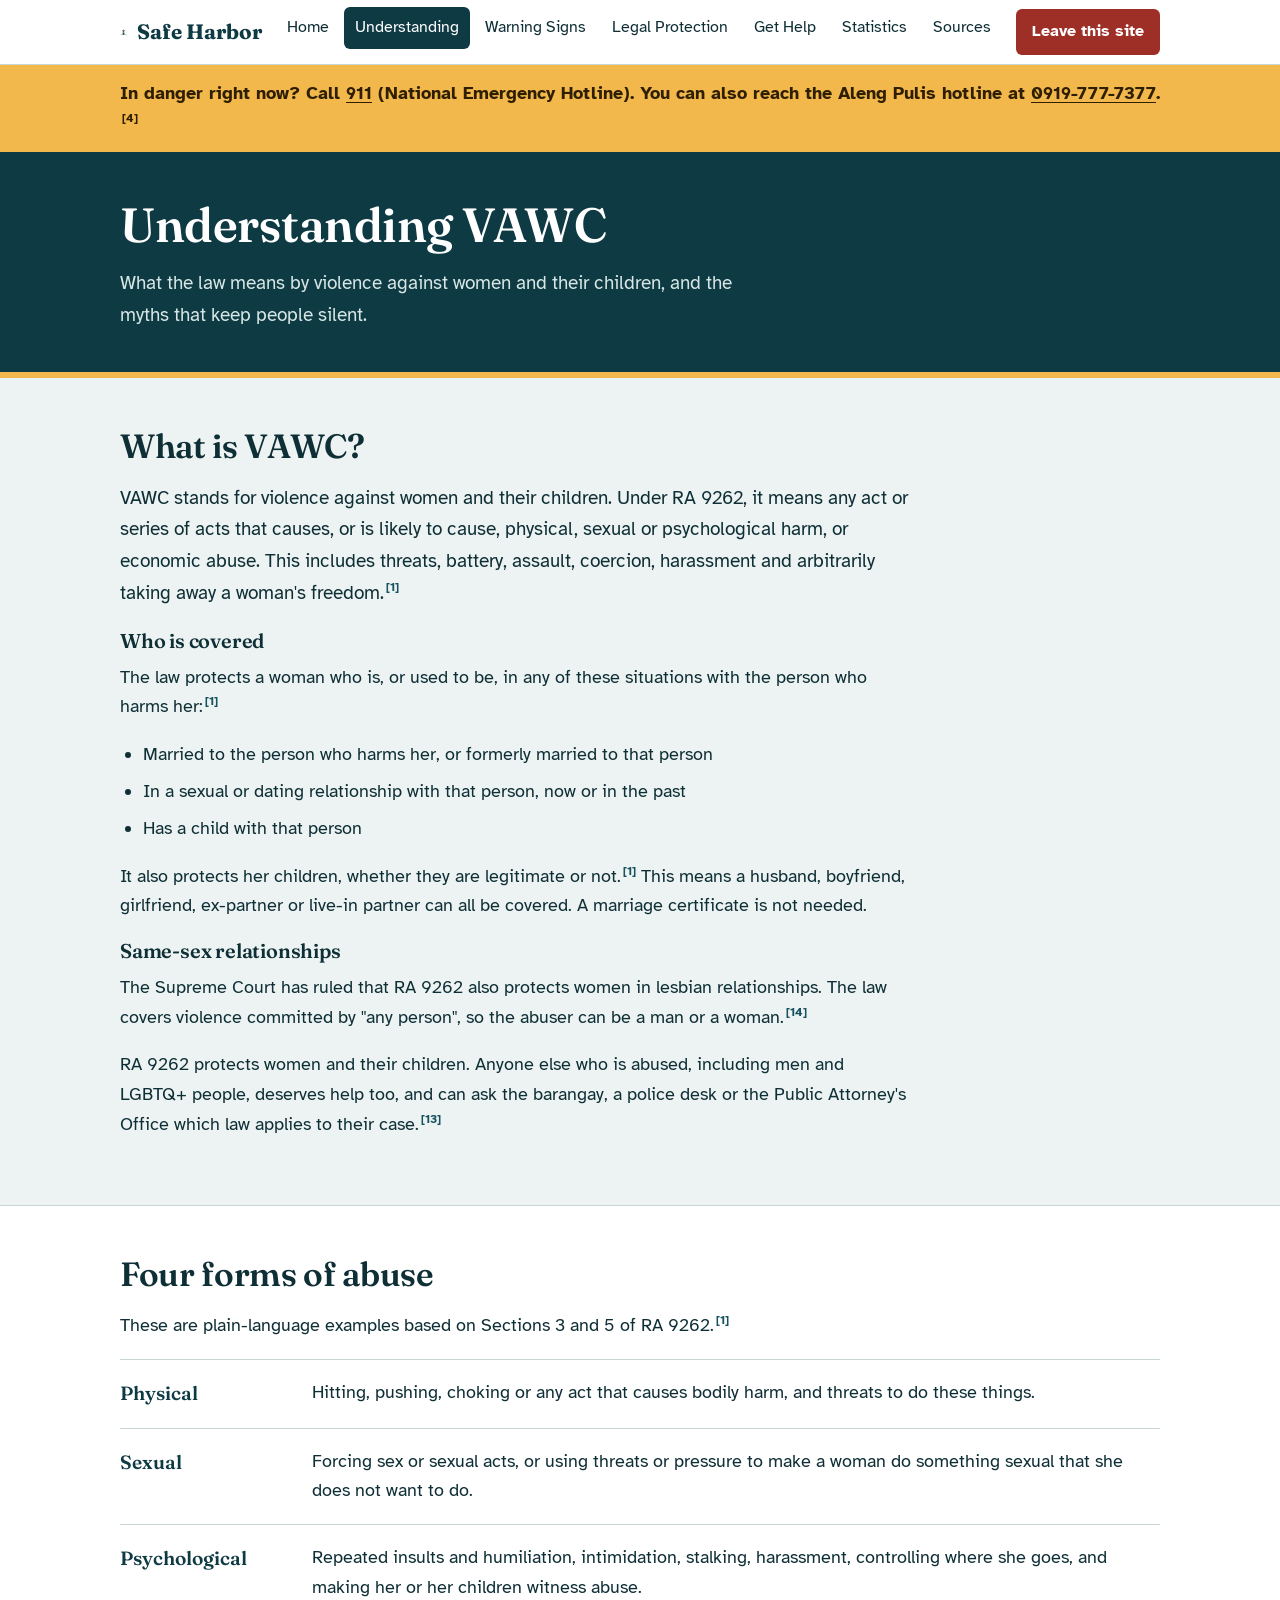
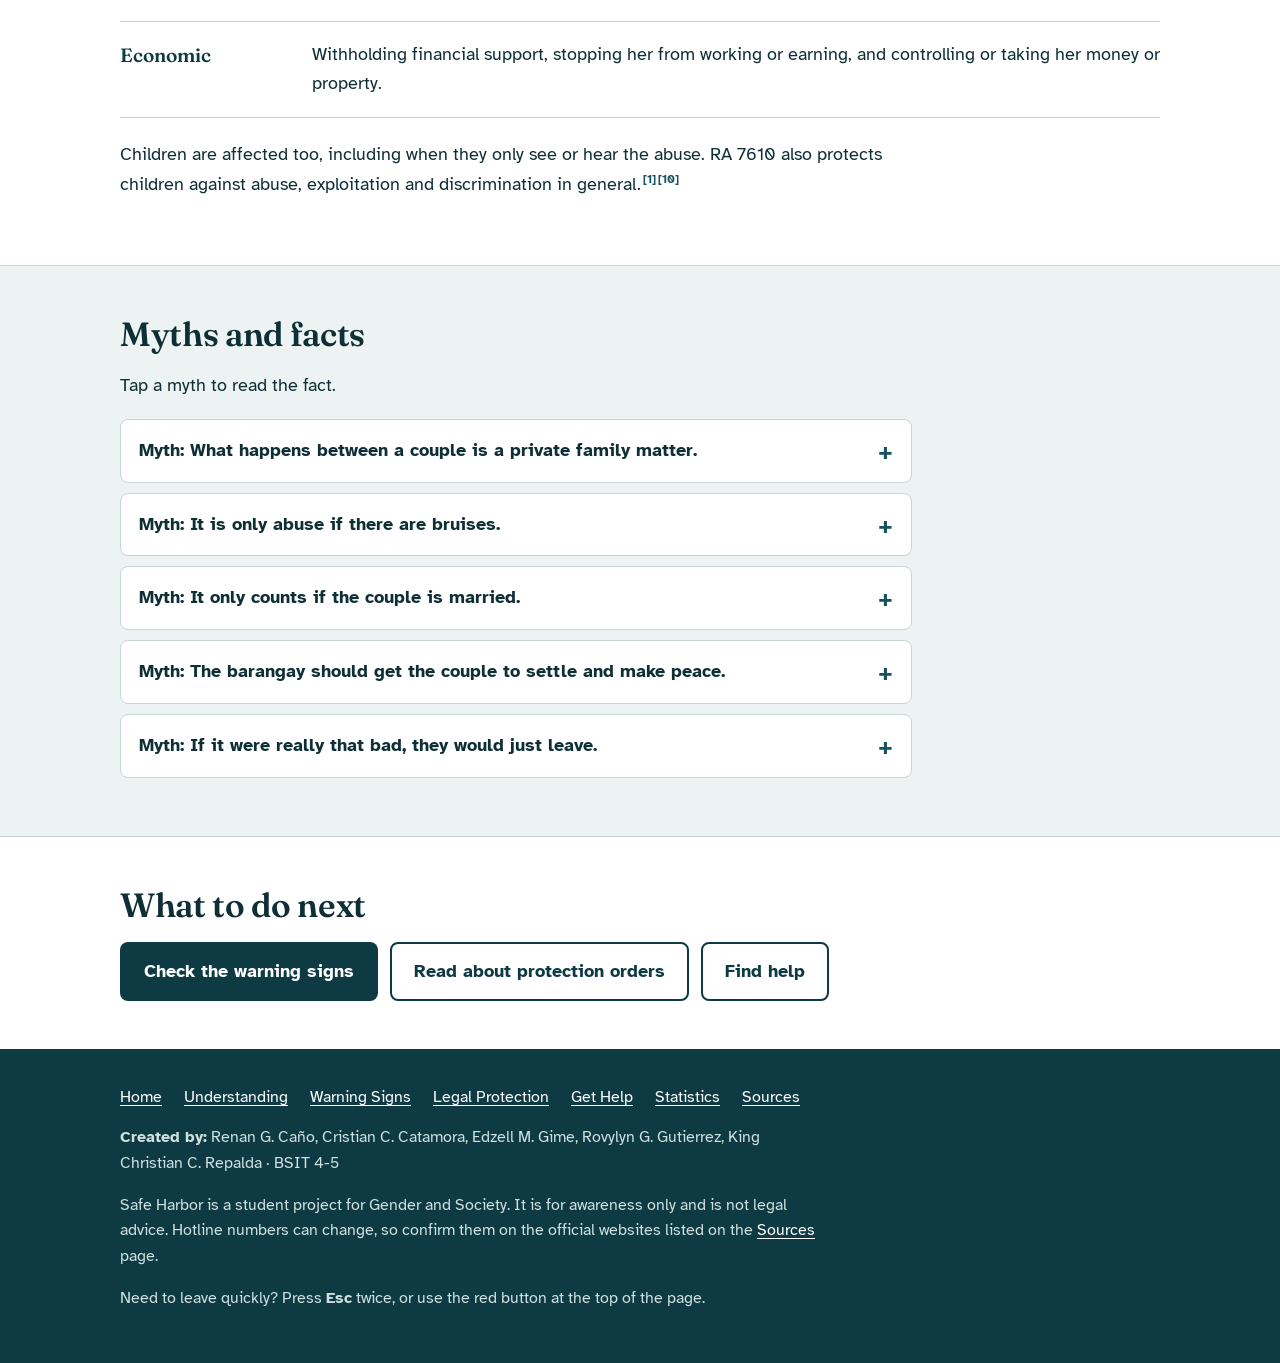
<file: understanding.html>
<!DOCTYPE html>
<html lang="en">
<head>
<meta charset="utf-8">
<meta name="viewport" content="width=device-width, initial-scale=1">
<title>Understanding VAWC | Safe Harbor</title>
<meta name="description" content="What violence against women and their children (VAWC) means under RA 9262, who is covered, the four forms of abuse, and common myths.">
<meta name="theme-color" content="#0e3a44">
<meta name="robots" content="noindex">
<script>document.documentElement.className += " js";</script>
<link rel="icon" href="images/favicon.svg" type="image/svg+xml">
<link rel="preconnect" href="https://fonts.googleapis.com">
<link rel="preconnect" href="https://fonts.gstatic.com" crossorigin>
<link href="https://fonts.googleapis.com/css2?family=Atkinson+Hyperlegible:ital,wght@0,400;0,700;1,400&family=Fraunces:opsz,wght@9..144,600;9..144,700&display=swap" rel="stylesheet">
<link rel="stylesheet" href="css/style.css">
</head>
<body>
<a class="skip-link" href="#main">Skip to main content</a>
<header class="site-header">
  <div class="wrap header-row">
    <a class="brand" href="index.html"><svg viewBox="0 0 32 32" aria-hidden="true" focusable="false"><polygon points="12,28 20,28 19,12 13,12" fill="#0e3a44"/><rect x="11" y="8" width="10" height="4" fill="#0e3a44"/><polygon points="12,8 20,8 16,3" fill="#f2b84b"/><rect x="13.5" y="16" width="5" height="3" fill="#f2b84b"/><rect x="2" y="28" width="28" height="2" rx="1" fill="#17525f"/></svg><span>Safe Harbor</span></a>
    <nav class="site-nav" id="site-nav" aria-label="Main">
      <ul>
<li><a href="index.html">Home</a></li>
<li><a href="understanding.html" aria-current="page">Understanding</a></li>
<li><a href="warning-signs.html">Warning Signs</a></li>
<li><a href="legal-protection.html">Legal Protection</a></li>
<li><a href="get-help.html">Get Help</a></li>
<li><a href="statistics.html">Statistics</a></li>
<li><a href="sources.html">Sources</a></li>
      </ul>
    </nav>
    <button class="leave-btn" type="button" data-leave title="Leaves this site right away. Shortcut: press Esc twice.">Leave this site</button>
    <button class="menu-btn" type="button" id="menu-btn" aria-expanded="false" aria-controls="site-nav">Menu</button>
  </div>
</header>
<div class="emergency"><div class="wrap">In danger right now? Call <a href="tel:911">911</a> (National Emergency Hotline). You can also reach the Aleng Pulis hotline at <a href="tel:+639197777377">0919-777-7377</a>.<a class="ref" href="sources.html#s4" aria-label="Source 4">[4]</a></div></div>
<div class="page-head"><div class="wrap"><h1>Understanding VAWC</h1><p>What the law means by violence against women and their children, and the myths that keep people silent.</p></div></div>
<main id="main">

<section class="block">
  <div class="wrap">
    <h2>What is VAWC?</h2>
    <div class="prose">
      <p class="lead">VAWC stands for violence against women and their children. Under RA 9262, it means any act or series of acts that causes, or is likely to cause, physical, sexual or psychological harm, or economic abuse. This includes threats, battery, assault, coercion, harassment and arbitrarily taking away a woman's freedom.<a class="ref" href="sources.html#s1" aria-label="Source 1">[1]</a></p>
      <h3>Who is covered</h3>
      <p>The law protects a woman who is, or used to be, in any of these situations with the person who harms her:<a class="ref" href="sources.html#s1" aria-label="Source 1">[1]</a></p>
      <ul>
        <li>Married to the person who harms her, or formerly married to that person</li>
        <li>In a sexual or dating relationship with that person, now or in the past</li>
        <li>Has a child with that person</li>
      </ul>
      <p>It also protects her children, whether they are legitimate or not.<a class="ref" href="sources.html#s1" aria-label="Source 1">[1]</a> This means a husband, boyfriend, girlfriend, ex-partner or live-in partner can all be covered. A marriage certificate is not needed.</p>
      <h3>Same-sex relationships</h3>
      <p>The Supreme Court has ruled that RA 9262 also protects women in lesbian relationships. The law covers violence committed by "any person", so the abuser can be a man or a woman.<a class="ref" href="sources.html#s14" aria-label="Source 14">[14]</a></p>
      <p>RA 9262 protects women and their children. Anyone else who is abused, including men and LGBTQ+ people, deserves help too, and can ask the barangay, a police desk or the Public Attorney's Office which law applies to their case.<a class="ref" href="sources.html#s13" aria-label="Source 13">[13]</a></p>
    </div>
  </div>
</section>

<section class="block tint">
  <div class="wrap">
    <h2>Four forms of abuse</h2>
    <p class="prose">These are plain-language examples based on Sections 3 and 5 of RA 9262.<a class="ref" href="sources.html#s1" aria-label="Source 1">[1]</a></p>
    <dl class="forms">
      <div><dt>Physical</dt><dd>Hitting, pushing, choking or any act that causes bodily harm, and threats to do these things.</dd></div>
      <div><dt>Sexual</dt><dd>Forcing sex or sexual acts, or using threats or pressure to make a woman do something sexual that she does not want to do.</dd></div>
      <div><dt>Psychological</dt><dd>Repeated insults and humiliation, intimidation, stalking, harassment, controlling where she goes, and making her or her children witness abuse.</dd></div>
      <div><dt>Economic</dt><dd>Withholding financial support, stopping her from working or earning, and controlling or taking her money or property.</dd></div>
    </dl>
    <div class="prose" style="margin-top:22px">
      <p>Children are affected too, including when they only see or hear the abuse. RA 7610 also protects children against abuse, exploitation and discrimination in general.<a class="ref" href="sources.html#s1" aria-label="Source 1">[1]</a><a class="ref" href="sources.html#s10" aria-label="Source 10">[10]</a></p>
    </div>
  </div>
</section>

<section class="block">
  <div class="wrap">
    <h2>Myths and facts</h2>
    <p class="prose">Tap a myth to read the fact.</p>
    <div class="prose">
      <details class="myth"><summary>Myth: What happens between a couple is a private family matter.</summary>
        <div class="fact"><p><strong>Fact:</strong> RA 9262 treats violence against women and children as a public crime. Any citizen with personal knowledge of what happened may start the complaint.<a class="ref" href="sources.html#s1" aria-label="Source 1">[1]</a></p></div></details>
      <details class="myth"><summary>Myth: It is only abuse if there are bruises.</summary>
        <div class="fact"><p><strong>Fact:</strong> The law also covers psychological, sexual and economic abuse. Threats, stalking, constant humiliation and controlling money are all covered.<a class="ref" href="sources.html#s1" aria-label="Source 1">[1]</a></p></div></details>
      <details class="myth"><summary>Myth: It only counts if the couple is married.</summary>
        <div class="fact"><p><strong>Fact:</strong> Dating partners, live-in partners, ex-partners and the other parent of her child are covered.<a class="ref" href="sources.html#s1" aria-label="Source 1">[1]</a></p></div></details>
      <details class="myth"><summary>Myth: The barangay should get the couple to settle and make peace.</summary>
        <div class="fact"><p><strong>Fact:</strong> The law forbids barangay officials and the court from pressuring a woman who applies for a protection order to compromise or give up the relief she is asking for.<a class="ref" href="sources.html#s1" aria-label="Source 1">[1]</a></p></div></details>
      <details class="myth"><summary>Myth: If it were really that bad, they would just leave.</summary>
        <div class="fact"><p><strong>Fact:</strong> Fear, threats, money problems and worry about the children can all make leaving very hard. The responsibility for the abuse belongs to the person who commits it, not to the person who is hurt.</p></div></details>
    </div>
  </div>
</section>

<section class="block tint">
  <div class="wrap">
    <h2>What to do next</h2>
    <div class="btn-row" style="margin-top:0">
      <a class="btn btn-dark" href="warning-signs.html">Check the warning signs</a>
      <a class="btn btn-line" href="legal-protection.html">Read about protection orders</a>
      <a class="btn btn-line" href="get-help.html">Find help</a>
    </div>
  </div>
</section>

</main>
<footer class="site-footer">
  <div class="wrap">
    <div class="foot-row">
      <a href="index.html">Home</a>
      <a href="understanding.html">Understanding</a>
      <a href="warning-signs.html">Warning Signs</a>
      <a href="legal-protection.html">Legal Protection</a>
      <a href="get-help.html">Get Help</a>
      <a href="statistics.html">Statistics</a>
      <a href="sources.html">Sources</a>
    </div>
    <p class="credits"><strong>Created by:</strong> Renan G. Caño, Cristian C. Catamora, Edzell M. Gime, Rovylyn G. Gutierrez, King Christian C. Repalda &middot; BSIT 4-5</p>
    <p>Safe Harbor is a student project for Gender and Society. It is for awareness only and is not legal advice. Hotline numbers can change, so confirm them on the official websites listed on the <a href="sources.html">Sources</a> page.</p>
    <p>Need to leave quickly? Press <strong>Esc</strong> twice, or use the red button at the top of the page.</p>
  </div>
</footer>
<script src="js/main.js"></script>
</body>
</html>
</file>
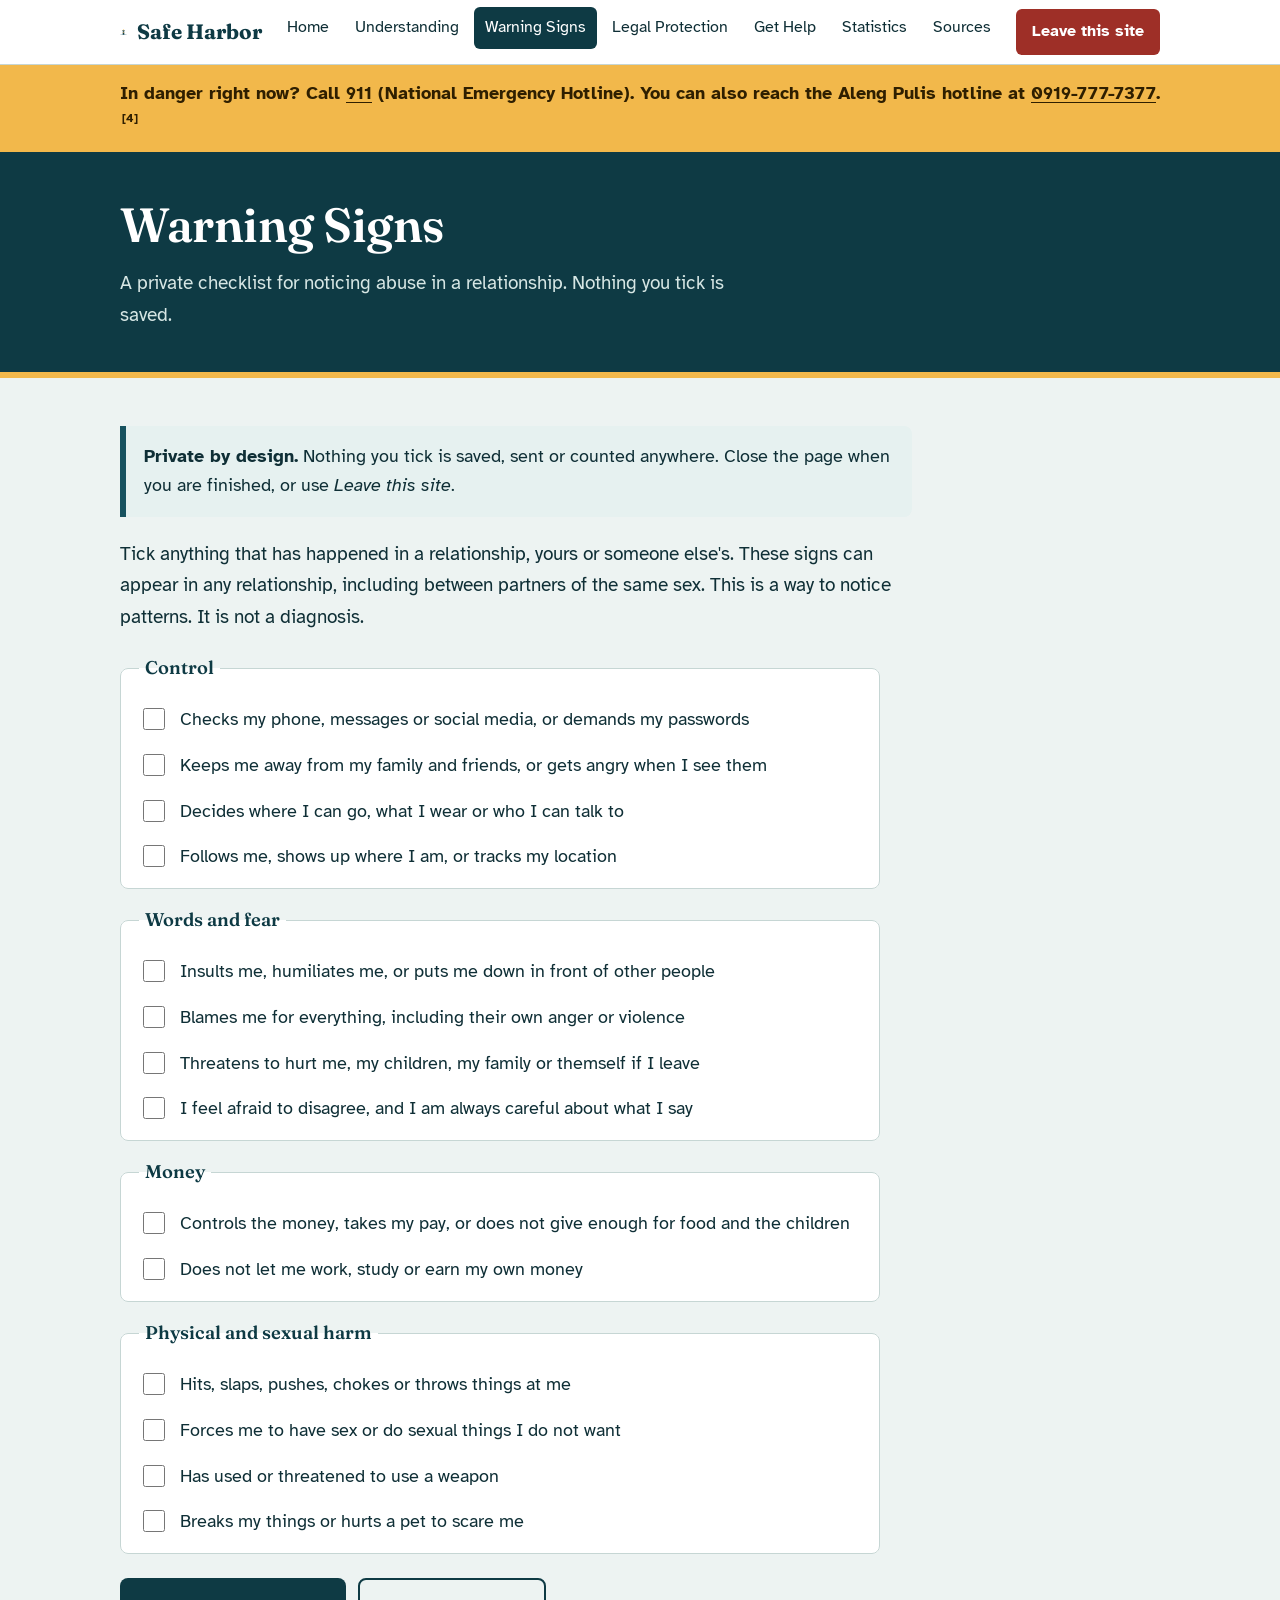
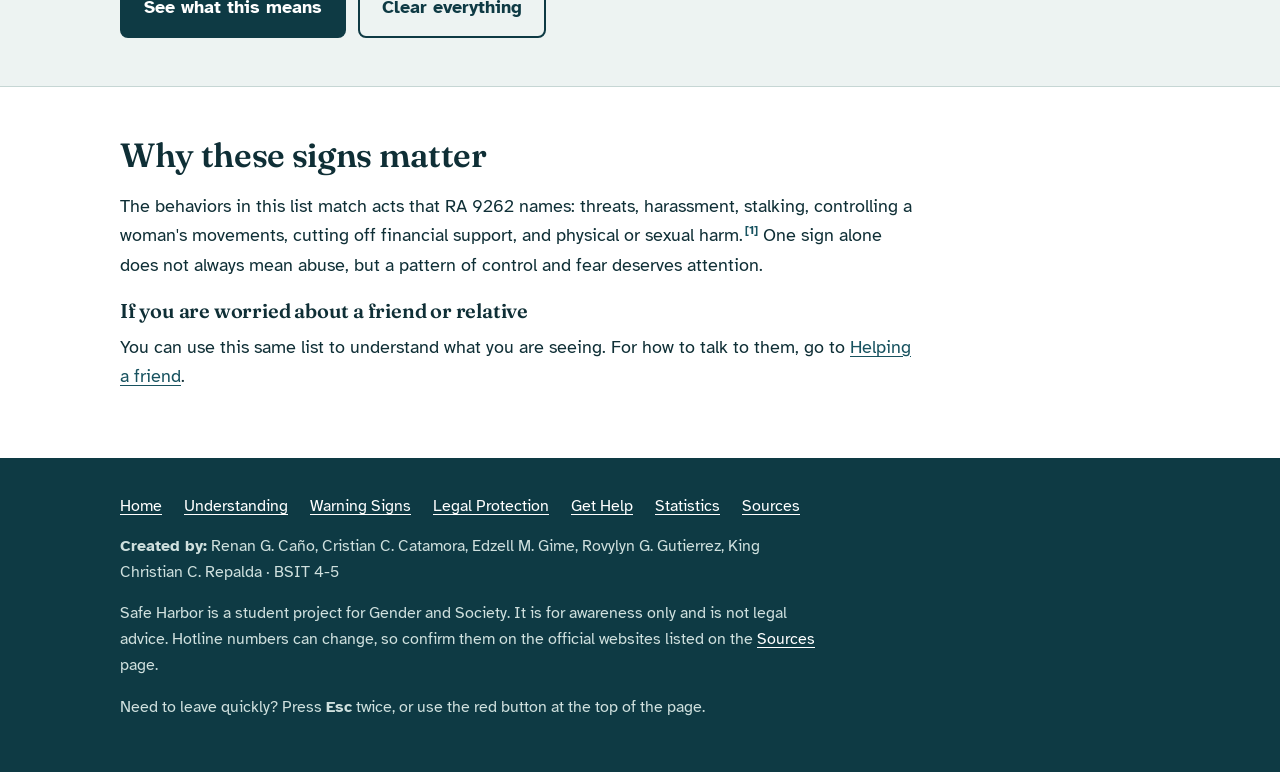
<file: warning-signs.html>
<!DOCTYPE html>
<html lang="en">
<head>
<meta charset="utf-8">
<meta name="viewport" content="width=device-width, initial-scale=1">
<title>Warning Signs | Safe Harbor</title>
<meta name="description" content="A private checklist for noticing warning signs of abuse in a relationship. Nothing is saved or sent.">
<meta name="theme-color" content="#0e3a44">
<meta name="robots" content="noindex">
<script>document.documentElement.className += " js";</script>
<link rel="icon" href="images/favicon.svg" type="image/svg+xml">
<link rel="preconnect" href="https://fonts.googleapis.com">
<link rel="preconnect" href="https://fonts.gstatic.com" crossorigin>
<link href="https://fonts.googleapis.com/css2?family=Atkinson+Hyperlegible:ital,wght@0,400;0,700;1,400&family=Fraunces:opsz,wght@9..144,600;9..144,700&display=swap" rel="stylesheet">
<link rel="stylesheet" href="css/style.css">
</head>
<body>
<a class="skip-link" href="#main">Skip to main content</a>
<header class="site-header">
  <div class="wrap header-row">
    <a class="brand" href="index.html"><svg viewBox="0 0 32 32" aria-hidden="true" focusable="false"><polygon points="12,28 20,28 19,12 13,12" fill="#0e3a44"/><rect x="11" y="8" width="10" height="4" fill="#0e3a44"/><polygon points="12,8 20,8 16,3" fill="#f2b84b"/><rect x="13.5" y="16" width="5" height="3" fill="#f2b84b"/><rect x="2" y="28" width="28" height="2" rx="1" fill="#17525f"/></svg><span>Safe Harbor</span></a>
    <nav class="site-nav" id="site-nav" aria-label="Main">
      <ul>
<li><a href="index.html">Home</a></li>
<li><a href="understanding.html">Understanding</a></li>
<li><a href="warning-signs.html" aria-current="page">Warning Signs</a></li>
<li><a href="legal-protection.html">Legal Protection</a></li>
<li><a href="get-help.html">Get Help</a></li>
<li><a href="statistics.html">Statistics</a></li>
<li><a href="sources.html">Sources</a></li>
      </ul>
    </nav>
    <button class="leave-btn" type="button" data-leave title="Leaves this site right away. Shortcut: press Esc twice.">Leave this site</button>
    <button class="menu-btn" type="button" id="menu-btn" aria-expanded="false" aria-controls="site-nav">Menu</button>
  </div>
</header>
<div class="emergency"><div class="wrap">In danger right now? Call <a href="tel:911">911</a> (National Emergency Hotline). You can also reach the Aleng Pulis hotline at <a href="tel:+639197777377">0919-777-7377</a>.<a class="ref" href="sources.html#s4" aria-label="Source 4">[4]</a></div></div>
<div class="page-head"><div class="wrap"><h1>Warning Signs</h1><p>A private checklist for noticing abuse in a relationship. Nothing you tick is saved.</p></div></div>
<main id="main">

<section class="block">
  <div class="wrap">
    <div class="prose">
      <div class="note calm">
        <p><strong>Private by design.</strong> Nothing you tick is saved, sent or counted anywhere. Close the page when you are finished, or use <em>Leave this site</em>.</p>
      </div>
      <p class="lead">Tick anything that has happened in a relationship, yours or someone else's. These signs can appear in any relationship, including between partners of the same sex. This is a way to notice patterns. It is not a diagnosis.</p>
    </div>

    <form id="signs-form" class="prose" style="max-width:760px">
      <fieldset class="check-group"><legend>Control</legend>
        <label class="check-item"><input type="checkbox"><span>Checks my phone, messages or social media, or demands my passwords</span></label>
        <label class="check-item"><input type="checkbox"><span>Keeps me away from my family and friends, or gets angry when I see them</span></label>
        <label class="check-item"><input type="checkbox"><span>Decides where I can go, what I wear or who I can talk to</span></label>
        <label class="check-item"><input type="checkbox"><span>Follows me, shows up where I am, or tracks my location</span></label>
      </fieldset>
      <fieldset class="check-group"><legend>Words and fear</legend>
        <label class="check-item"><input type="checkbox"><span>Insults me, humiliates me, or puts me down in front of other people</span></label>
        <label class="check-item"><input type="checkbox"><span>Blames me for everything, including their own anger or violence</span></label>
        <label class="check-item"><input type="checkbox"><span>Threatens to hurt me, my children, my family or themself if I leave</span></label>
        <label class="check-item"><input type="checkbox"><span>I feel afraid to disagree, and I am always careful about what I say</span></label>
      </fieldset>
      <fieldset class="check-group"><legend>Money</legend>
        <label class="check-item"><input type="checkbox"><span>Controls the money, takes my pay, or does not give enough for food and the children</span></label>
        <label class="check-item"><input type="checkbox"><span>Does not let me work, study or earn my own money</span></label>
      </fieldset>
      <fieldset class="check-group"><legend>Physical and sexual harm</legend>
        <label class="check-item"><input type="checkbox" data-danger><span>Hits, slaps, pushes, chokes or throws things at me</span></label>
        <label class="check-item"><input type="checkbox" data-danger><span>Forces me to have sex or do sexual things I do not want</span></label>
        <label class="check-item"><input type="checkbox" data-danger><span>Has used or threatened to use a weapon</span></label>
        <label class="check-item"><input type="checkbox"><span>Breaks my things or hurts a pet to scare me</span></label>
      </fieldset>
      <div class="btn-row">
        <button class="btn btn-dark" type="submit">See what this means</button>
        <button class="btn btn-line" type="reset">Clear everything</button>
      </div>
      <div id="result" aria-live="polite"></div>
    </form>
  </div>
</section>

<section class="block tint">
  <div class="wrap">
    <div class="prose">
      <h2>Why these signs matter</h2>
      <p>The behaviors in this list match acts that RA 9262 names: threats, harassment, stalking, controlling a woman's movements, cutting off financial support, and physical or sexual harm.<a class="ref" href="sources.html#s1" aria-label="Source 1">[1]</a> One sign alone does not always mean abuse, but a pattern of control and fear deserves attention.</p>
      <h3>If you are worried about a friend or relative</h3>
      <p>You can use this same list to understand what you are seeing. For how to talk to them, go to <a href="get-help.html#helping-a-friend">Helping a friend</a>.</p>
    </div>
  </div>
</section>

</main>
<footer class="site-footer">
  <div class="wrap">
    <div class="foot-row">
      <a href="index.html">Home</a>
      <a href="understanding.html">Understanding</a>
      <a href="warning-signs.html">Warning Signs</a>
      <a href="legal-protection.html">Legal Protection</a>
      <a href="get-help.html">Get Help</a>
      <a href="statistics.html">Statistics</a>
      <a href="sources.html">Sources</a>
    </div>
    <p class="credits"><strong>Created by:</strong> Renan G. Caño, Cristian C. Catamora, Edzell M. Gime, Rovylyn G. Gutierrez, King Christian C. Repalda &middot; BSIT 4-5</p>
    <p>Safe Harbor is a student project for Gender and Society. It is for awareness only and is not legal advice. Hotline numbers can change, so confirm them on the official websites listed on the <a href="sources.html">Sources</a> page.</p>
    <p>Need to leave quickly? Press <strong>Esc</strong> twice, or use the red button at the top of the page.</p>
  </div>
</footer>
<script src="js/main.js"></script>
</body>
</html>
</file>
<file: css/style.css>
/* Safe Harbor — styles
   Palette: harbor teal (ink/hero), fog (page), lantern amber (help actions), brick (leave button).
   Fonts: Fraunces (headings) + Atkinson Hyperlegible (body, designed for readability). */

:root {
  --ink: #0f2f36;
  --ink-soft: #40595f;
  --sea: #0e3a44;
  --sea-2: #17525f;
  --fog: #edf3f2;
  --paper: #ffffff;
  --line: #c6d6d4;
  --lamp: #f2b84b;
  --lamp-deep: #8a5a00;
  --lamp-ink: #2f1f00;
  --alert: #9e2f27;
  --alert-bg: #fbeceb;
  --ok: #1d6652;
  --focus: #1a66cc;
  --serif: "Fraunces", Georgia, "Times New Roman", serif;
  --sans: "Atkinson Hyperlegible", system-ui, -apple-system, "Segoe UI", Roboto, Arial, sans-serif;
  --wrap: 1080px;
}

*, *::before, *::after { box-sizing: border-box; }
html { scroll-behavior: smooth; -webkit-text-size-adjust: 100%; }
body {
  margin: 0;
  font-family: var(--sans);
  font-size: 1.125rem;
  line-height: 1.65;
  color: var(--ink);
  background: var(--fog);
}
img, svg { max-width: 100%; display: block; }
a { color: var(--sea-2); text-underline-offset: 3px; }
a:hover { color: var(--ink); }
:focus-visible { outline: 3px solid var(--focus); outline-offset: 3px; border-radius: 3px; }

.skip-link {
  position: absolute; left: -999px; top: 8px; z-index: 100;
  background: var(--paper); color: var(--ink); padding: 10px 16px; border-radius: 4px;
}
.skip-link:focus { left: 8px; }

.wrap { width: 100%; max-width: var(--wrap); margin: 0 auto; padding: 0 20px; }
.prose { max-width: 66ch; }

h1, h2, h3 { font-family: var(--serif); font-weight: 600; line-height: 1.2; letter-spacing: -0.01em; margin: 0 0 0.5em; }
h1 { font-size: clamp(2.2rem, 6vw, 3.6rem); }
h2 { font-size: clamp(1.55rem, 3.5vw, 2.1rem); margin-top: 0; }
h3 { font-size: 1.25rem; }
p { margin: 0 0 1em; }
ul, ol { padding-left: 1.3em; margin: 0 0 1em; }
li { margin-bottom: 0.4em; }

/* ---------- Header ---------- */
.site-header {
  position: sticky; top: 0; z-index: 50;
  background: var(--paper);
  border-bottom: 1px solid var(--line);
}
.header-row { display: flex; align-items: center; gap: 14px; min-height: 64px; }
.brand {
  font-family: var(--serif); font-weight: 700; font-size: 1.3rem;
  color: var(--sea); text-decoration: none; display: flex; align-items: center; gap: 10px;
  margin-right: auto; white-space: nowrap;
}
.brand svg { width: 26px; height: 26px; }
.site-nav ul { display: flex; gap: 4px; list-style: none; margin: 0; padding: 0; }
.site-nav a {
  display: block; padding: 8px 11px; border-radius: 6px; text-decoration: none;
  color: var(--ink); font-size: 0.98rem; white-space: nowrap;
}
.site-nav a:hover { background: var(--fog); }
.site-nav a[aria-current="page"] { background: var(--sea); color: #fff; }

.leave-btn {
  background: var(--alert); color: #fff; border: 0; border-radius: 6px;
  font: inherit; font-weight: 700; font-size: 0.98rem; padding: 10px 16px; cursor: pointer;
  white-space: nowrap;
}
.leave-btn:hover { background: #7f241d; }
.menu-btn {
  display: none; background: transparent; border: 2px solid var(--sea); color: var(--sea);
  border-radius: 6px; font: inherit; font-weight: 700; padding: 8px 12px; cursor: pointer;
}

@media (max-width: 1120px) {
  .js .menu-btn { display: inline-block; }
  .js .site-nav { display: none; position: absolute; left: 0; right: 0; top: 100%; background: var(--paper); border-bottom: 1px solid var(--line); padding: 8px 20px 16px; }
  .js .site-nav.open { display: block; }
  .site-nav ul { flex-direction: column; flex-wrap: wrap; }
  .site-nav a { padding: 12px 10px; font-size: 1.05rem; }
  .brand span.long { display: none; }
}

/* ---------- Hero (home) ---------- */
.hero { background: var(--sea); color: #f3f8f7; overflow: hidden; }
.hero .wrap { display: grid; grid-template-columns: 1.25fr 0.75fr; gap: 24px; align-items: center; padding-top: 56px; padding-bottom: 56px; }
.hero h1 { color: #fff; max-width: 14ch; }
.hero p.lede { font-size: 1.25rem; max-width: 46ch; color: #d6e6e4; }
.hero-art { position: relative; }
.hero-art svg { width: 100%; max-width: 340px; margin-left: auto; }
.beam { transform-origin: 170px 124px; animation: sweep 14s ease-in-out infinite alternate; }
@keyframes sweep { from { transform: rotate(-6deg); } to { transform: rotate(6deg); } }
@media (prefers-reduced-motion: reduce) { .beam { animation: none; } html { scroll-behavior: auto; } }
@media (max-width: 760px) {
  .hero .wrap { grid-template-columns: 1fr; padding-top: 36px; padding-bottom: 36px; }
  .hero-art svg { max-width: 220px; margin: 0 auto; }
}

/* ---------- Buttons ---------- */
.btn-row { display: flex; flex-wrap: wrap; gap: 12px; margin-top: 24px; }
.btn {
  display: inline-block; font: inherit; font-weight: 700; text-decoration: none;
  padding: 13px 22px; border-radius: 8px; border: 2px solid transparent; cursor: pointer;
}
.btn-lamp { background: var(--lamp); color: var(--lamp-ink); }
.btn-lamp:hover { background: #ffc962; color: var(--lamp-ink); }
.btn-ghost { border-color: #9fc2c0; color: #fff; }
.btn-ghost:hover { background: rgba(255,255,255,0.1); color: #fff; }
.btn-dark { background: var(--sea); color: #fff; }
.btn-dark:hover { background: var(--ink); color: #fff; }
.btn-line { border-color: var(--sea); color: var(--sea); background: transparent; }
.btn-line:hover { background: var(--sea); color: #fff; }

/* ---------- Emergency strip ---------- */
.emergency { background: var(--lamp); color: var(--lamp-ink); }
.emergency .wrap { padding-top: 14px; padding-bottom: 14px; font-weight: 700; }
.emergency a { color: var(--lamp-ink); white-space: nowrap; }

/* ---------- Page header (inner pages) ---------- */
.page-head { background: var(--sea); color: #fff; border-bottom: 6px solid var(--lamp); }
.page-head .wrap { padding-top: 44px; padding-bottom: 40px; }
.page-head h1 { font-size: clamp(2rem, 5vw, 3rem); margin-bottom: 0.3em; }
.page-head p { color: #d6e6e4; font-size: 1.2rem; max-width: 52ch; margin: 0; }

/* ---------- Sections ---------- */
section.block { padding: 48px 0; }
section.block + section.block { border-top: 1px solid var(--line); }
section.tint { background: var(--paper); }
.lead { font-size: 1.2rem; }
.ref {
  font-size: 0.75rem; vertical-align: super; line-height: 0; margin-left: 2px;
  text-decoration: none; font-weight: 700;
}

/* Index of pages (home) */
.page-index { list-style: none; padding: 0; margin: 0; border-top: 1px solid var(--line); }
.page-index li { margin: 0; border-bottom: 1px solid var(--line); }
.page-index a {
  display: grid; grid-template-columns: 15rem 1fr; gap: 12px; padding: 18px 4px;
  text-decoration: none; color: var(--ink);
}
.page-index a:hover { background: #f6fafa; }
.page-index strong { font-family: var(--serif); font-size: 1.2rem; color: var(--sea); }
@media (max-width: 700px) { .page-index a { grid-template-columns: 1fr; gap: 2px; } }

/* Safety note */
.note {
  border-left: 6px solid var(--lamp); background: #fff8e8; padding: 16px 18px; border-radius: 0 8px 8px 0; margin: 0 0 1.2em;
}
.note.alert { border-left-color: var(--alert); background: var(--alert-bg); }
.note.calm { border-left-color: var(--sea-2); background: #e6f1f0; }
.note p:last-child { margin-bottom: 0; }

/* Definition rows (forms of abuse) */
.forms { margin: 0; border-top: 1px solid var(--line); }
.forms div { display: grid; grid-template-columns: 11rem 1fr; gap: 16px; padding: 18px 0; border-bottom: 1px solid var(--line); }
.forms dt { font-family: var(--serif); font-weight: 600; font-size: 1.2rem; color: var(--sea); }
.forms dd { margin: 0; }
@media (max-width: 700px) { .forms div { grid-template-columns: 1fr; gap: 4px; } }

/* Myth / fact */
details.myth { border: 1px solid var(--line); background: var(--paper); border-radius: 8px; margin-bottom: 10px; }
details.myth summary {
  cursor: pointer; padding: 16px 18px; font-weight: 700; list-style: none;
  display: flex; justify-content: space-between; gap: 12px; align-items: center;
}
details.myth summary::-webkit-details-marker { display: none; }
details.myth summary::after { content: "+"; font-size: 1.5rem; line-height: 1; color: var(--sea-2); }
details.myth[open] summary::after { content: "–"; }
details.myth[open] { border-color: var(--sea-2); }
details.myth .fact { padding: 0 18px 16px; }
details.myth .fact strong { color: var(--ok); }

/* Checklist */
.check-group { border: 1px solid var(--line); background: var(--paper); border-radius: 8px; padding: 14px 18px 8px; margin: 0 0 16px; }
.check-group legend { font-family: var(--serif); font-weight: 600; font-size: 1.15rem; color: var(--sea); padding: 0 6px; }
.check-item { display: flex; gap: 12px; align-items: flex-start; padding: 8px 0; cursor: pointer; }
.check-item input { width: 22px; height: 22px; margin-top: 3px; flex: none; accent-color: var(--sea-2); }
#result { margin-top: 22px; }
#result:empty { display: none; }

/* Tabs */
.tabs [role="tablist"] { display: flex; flex-wrap: wrap; gap: 8px; margin-bottom: 0; }
.tabs [role="tab"] {
  font: inherit; font-weight: 700; padding: 12px 18px; border: 2px solid var(--sea); background: var(--paper);
  color: var(--sea); border-radius: 8px 8px 0 0; cursor: pointer;
}
.tabs [role="tab"][aria-selected="true"] { background: var(--sea); color: #fff; }
.tabs [role="tabpanel"] { background: var(--paper); border: 2px solid var(--sea); padding: 22px 22px 8px; border-radius: 0 8px 8px 8px; }
.tabs [role="tabpanel"][hidden] { display: none; }
.facts { margin: 0 0 1em; }
.facts div { display: grid; grid-template-columns: 9rem 1fr; gap: 12px; padding: 8px 0; border-bottom: 1px dotted var(--line); }
.facts dt { font-weight: 700; color: var(--ink-soft); }
.facts dd { margin: 0; }
@media (max-width: 600px) { .facts div { grid-template-columns: 1fr; gap: 0; } }

/* Directory */
.chips { display: flex; flex-wrap: wrap; gap: 8px; margin: 0 0 18px; }
.chip {
  font: inherit; border: 2px solid var(--sea); background: var(--paper); color: var(--sea);
  padding: 8px 14px; border-radius: 999px; cursor: pointer; font-weight: 700;
}
.chip[aria-pressed="true"] { background: var(--sea); color: #fff; }
.directory { list-style: none; margin: 0; padding: 0; }
.directory li { background: var(--paper); border: 1px solid var(--line); border-radius: 8px; padding: 16px 18px; margin-bottom: 10px; }
.directory li[hidden] { display: none; }
.directory h3 { margin-bottom: 0.2em; font-size: 1.2rem; }
.directory .contact { font-weight: 700; font-size: 1.15rem; margin-bottom: 0.4em; }
.directory .tag { font-size: 0.85rem; color: var(--ink-soft); }
.directory li.urgent { border-left: 6px solid var(--alert); }

/* Charts */
.chart { margin: 0 0 1.5em; }
.chart h3 { margin-bottom: 0.1em; }
.chart .sub { color: var(--ink-soft); font-size: 0.95rem; margin-bottom: 14px; }
.bar-row { display: grid; grid-template-columns: 9.5rem 1fr 4.5rem; gap: 10px; align-items: center; margin-bottom: 8px; }
.bar-row .lab { font-size: 0.98rem; }
.bar-track { background: #dbe7e5; border-radius: 4px; height: 22px; overflow: hidden; }
.bar-fill { display: block; height: 100%; background: var(--sea-2); border-radius: 4px; }
.bar-fill.alt { background: var(--lamp-deep); }
.bar-row .val { font-weight: 700; text-align: right; }
.legend { display: flex; gap: 18px; flex-wrap: wrap; font-size: 0.95rem; margin-bottom: 10px; }
.legend i { display: inline-block; width: 14px; height: 14px; border-radius: 3px; margin-right: 6px; vertical-align: -2px; }
@media (max-width: 600px) { .bar-row { grid-template-columns: 6.5rem 1fr 4rem; } }

.stat-line { border-top: 1px solid var(--line); padding: 20px 0; display: grid; grid-template-columns: 7.5rem 1fr; gap: 18px; align-items: baseline; }
.stat-line:last-of-type { border-bottom: 1px solid var(--line); }
.stat-line .big { font-family: var(--serif); font-size: 2.2rem; font-weight: 600; color: var(--sea); line-height: 1; }
@media (max-width: 600px) { .stat-line { grid-template-columns: 1fr; gap: 4px; } }

/* Sources */
.sources { padding-left: 1.6em; }
.sources li { margin-bottom: 18px; padding-left: 4px; }
.sources .used { display: block; color: var(--ink-soft); font-size: 0.95rem; }
.sources a { word-break: break-word; }
.sources li:target { background: #fff8e8; outline: 3px solid var(--lamp); border-radius: 4px; }

/* Footer */
.site-footer { background: var(--sea); color: #cfe0de; padding: 36px 0; margin-top: 0; font-size: 0.98rem; }
.site-footer a { color: #fff; }
.site-footer p { max-width: 70ch; }
.site-footer .foot-row { display: flex; flex-wrap: wrap; gap: 8px 22px; margin-bottom: 14px; }

@media print { .site-header, .emergency, .site-footer .foot-row { display: none; } body { background: #fff; } }

/* Small phones: keep the header on one line */
@media (max-width: 480px) {
  .wrap { padding-left: 16px; padding-right: 16px; }
  .header-row { gap: 8px; }
  .brand span {
    position: absolute; width: 1px; height: 1px; overflow: hidden;
    clip: rect(0 0 0 0); white-space: nowrap;
  }
  .leave-btn { padding: 10px 12px; font-size: 0.95rem; }
  .menu-btn { padding: 8px 12px; }
}
</file>
